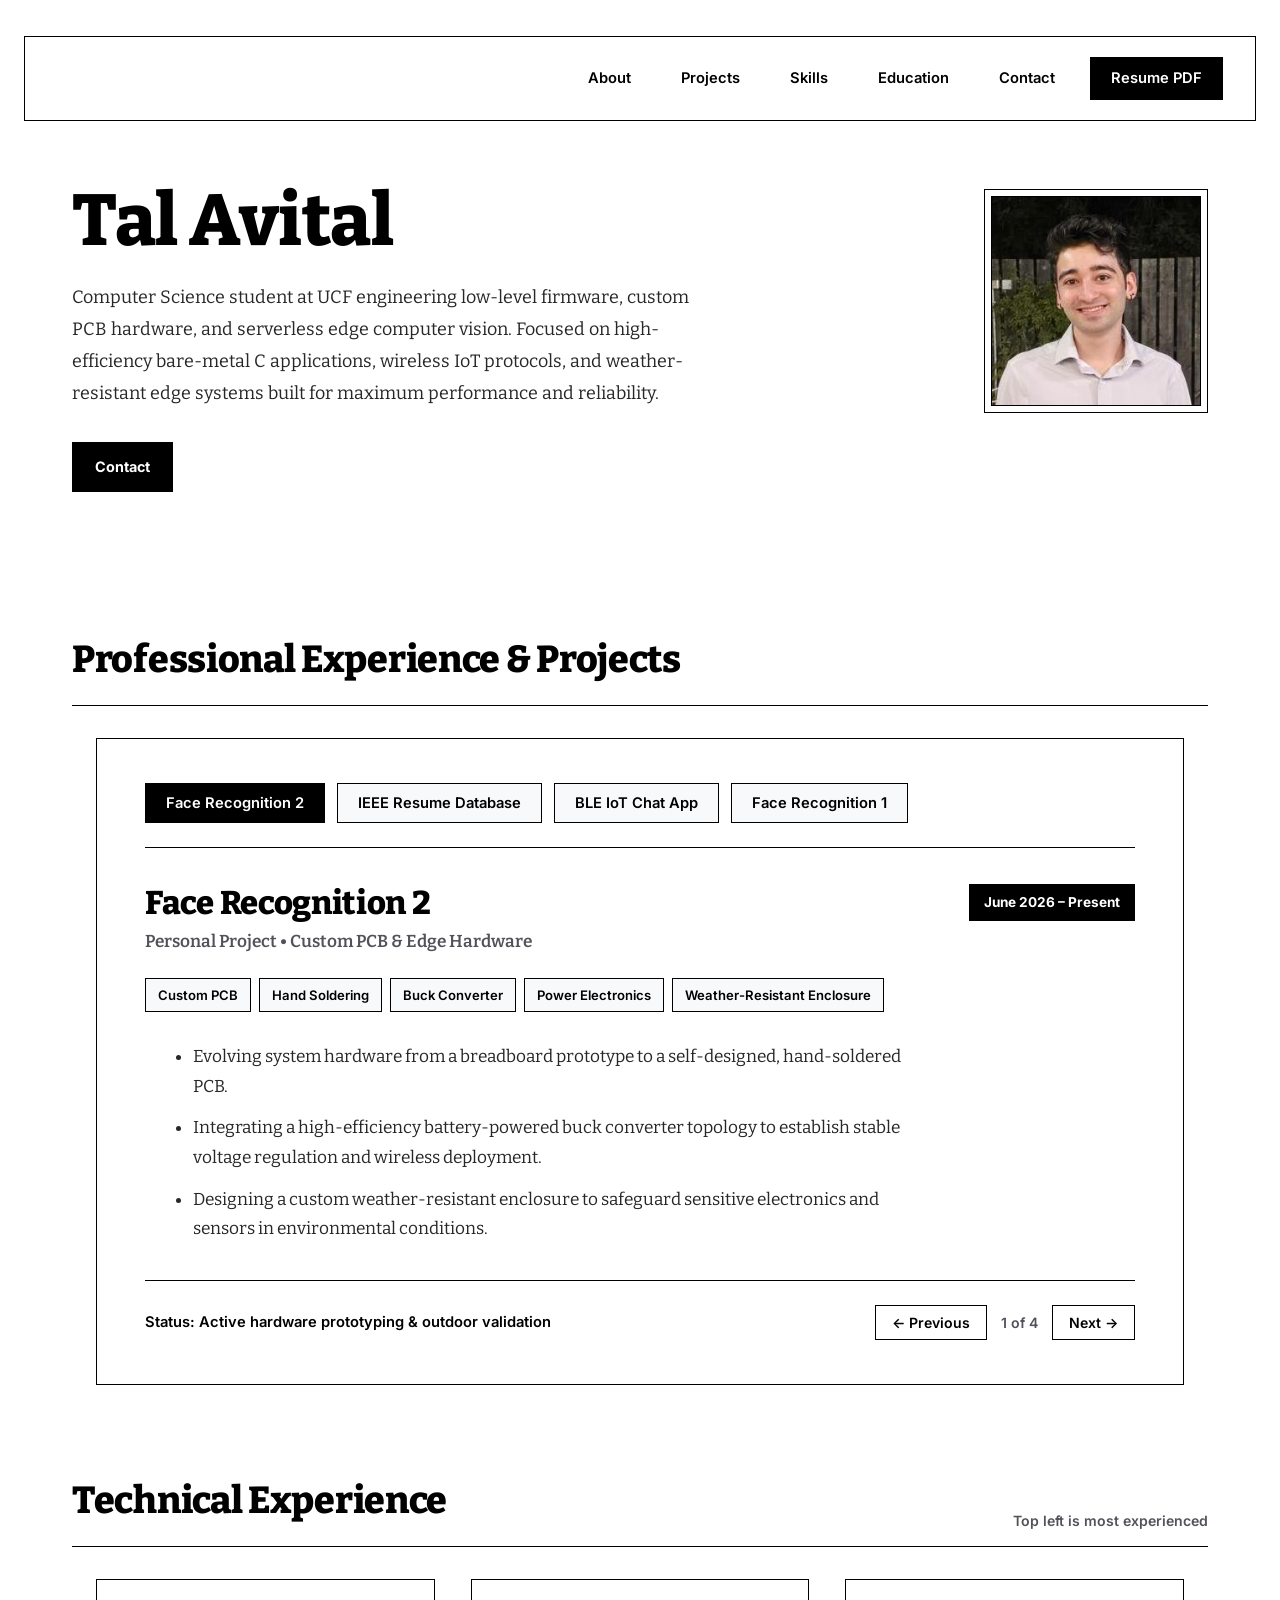
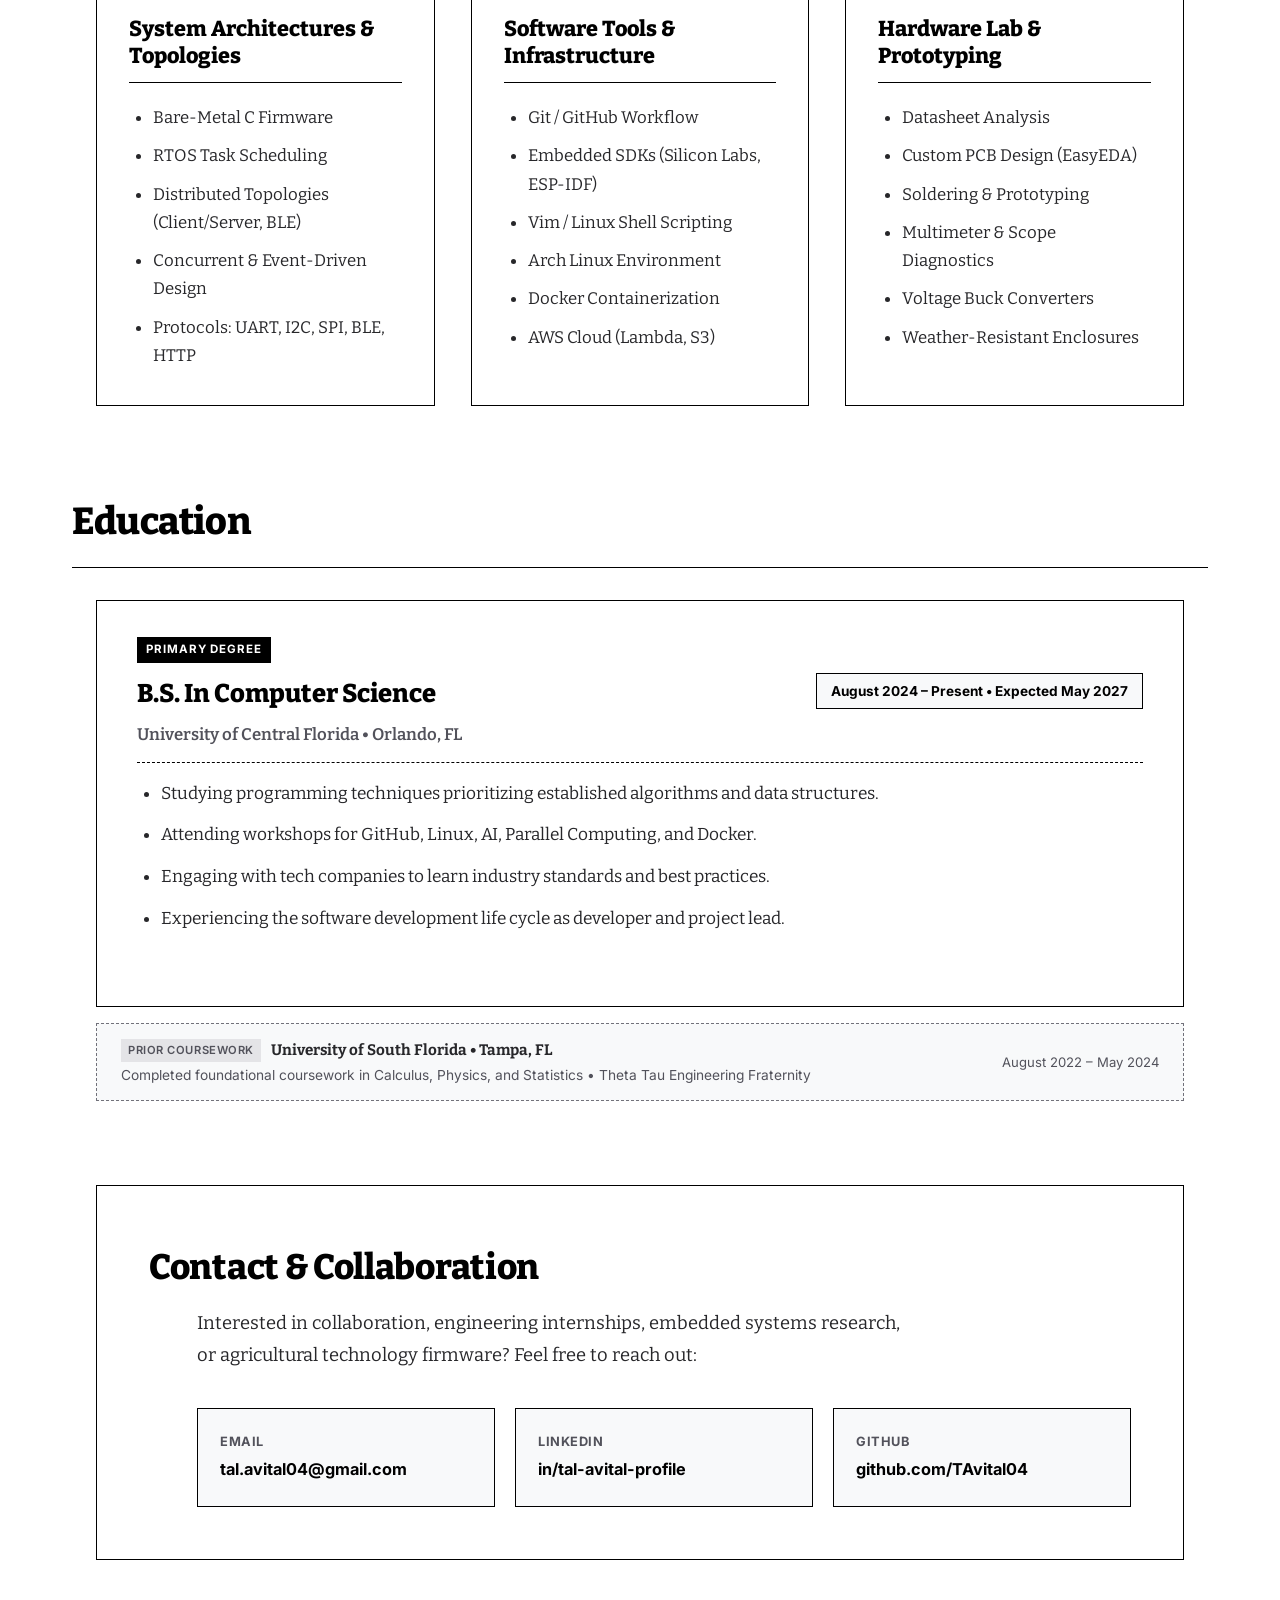
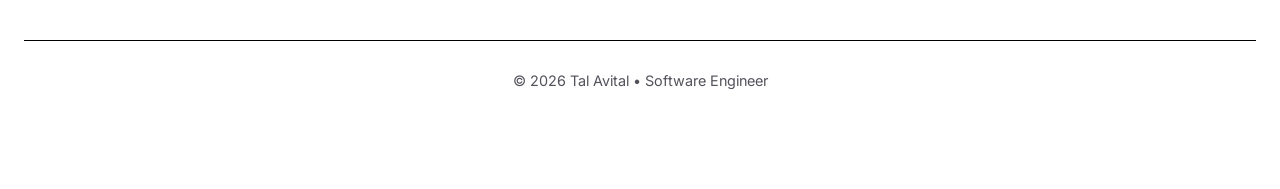
<file: index.html>
<!DOCTYPE html>
<html lang="en">

<head>
  <meta charset="UTF-8">
  <meta name="viewport" content="width=device-width, initial-scale=1.0">
  <title>Tal Avital | Software & Embedded Systems Engineer</title>
  <meta name="description"
    content="Portfolio of Tal Avital - Software Engineer specializing in embedded systems, custom hardware design, IoT, and high-reliability software.">
  <meta name="author" content="Tal Avital">

  <!-- Monogram SVG Favicon -->
  <link rel="icon" type="image/svg+xml"
    href="data:image/svg+xml,<svg xmlns='http://www.w3.org/2000/svg' viewBox='0 0 100 100'><rect width='100' height='100' fill='%23000000'/><text x='50' y='68' font-family='serif' font-size='56' font-weight='900' text-anchor='middle' fill='%23ffffff'>T</text></svg>">
  <link rel="shortcut icon" href="data:image/x-icon;," type="image/x-icon">

  <!-- Google Fonts: Bitter (Uniform Stroke-Width Serif) & Inter for UI -->
  <link rel="preconnect" href="https://fonts.googleapis.com">
  <link rel="preconnect" href="https://fonts.gstatic.com" crossorigin>
  <link
    href="https://fonts.googleapis.com/css2?family=Bitter:ital,wght@0,400;0,500;0,600;0,700;0,800;1,400&family=Inter:wght@400;500;600;700&display=swap"
    rel="stylesheet">

  <link rel="stylesheet" href="fierce.css">
</head>

<body>

  <div class="site-wrapper">
    <!-- Top Navigation Header -->
    <header class="site-header">
      <nav class="site-nav" aria-label="Main Navigation">
        <a href="#about">About</a>
        <a href="#projects">Projects</a>
        <a href="#skills">Skills</a>
        <a href="#education">Education</a>
        <a href="#contact">Contact</a>
        <a href="assets/Tal%20Avital%20Resume.pdf" download="Tal_Avital_Resume.pdf" class="nav-download-btn">Resume
          PDF</a>
      </nav>
    </header>

    <main>
      <!-- Hero Section -->
      <section class="hero-section" id="about">
        <div class="hero-grid">
          <div class="hero-main">
            <h1 class="hero-name">Tal Avital</h1>

            <p class="hero-summary">
              Computer Science student at UCF engineering low-level firmware, custom PCB hardware, and serverless edge
              computer vision. Focused on high-efficiency bare-metal C applications, wireless IoT protocols, and
              weather-resistant edge systems built for maximum performance and reliability.
            </p>

            <div class="hero-actions">
              <a href="#contact" class="btn-primary">Contact</a>
            </div>
          </div>

          <div class="hero-aside">
            <div class="photo-frame">
              <img src="assets/Cover_Photo.jpg" alt="Tal Avital" class="hero-portrait">
            </div>
          </div>
        </div>
      </section>

      <!-- Projects Section: Sleek Showcase -->
      <section class="section-block" id="projects">
        <div class="section-header-row">
          <div>
            <h2 class="section-heading">Professional Experience &amp; Projects</h2>
          </div>
        </div>

        <div class="showcase-wrapper">
          <!-- Project Selector Tabs -->
          <div class="project-pill-nav" role="tablist" aria-label="Project Selector">
            <button class="project-pill-btn active" role="tab" id="tab-0" aria-controls="proj-0" aria-selected="true">
              Face Recognition 2
            </button>
            <button class="project-pill-btn" role="tab" id="tab-1" aria-controls="proj-1" aria-selected="false">
              IEEE Resume Database
            </button>
            <button class="project-pill-btn" role="tab" id="tab-2" aria-controls="proj-2" aria-selected="false">
              BLE IoT Chat App
            </button>
            <button class="project-pill-btn" role="tab" id="tab-3" aria-controls="proj-3" aria-selected="false">
              Face Recognition 1
            </button>
          </div>

          <!-- Project 1 -->
          <article class="project-panel active" id="proj-0" role="tabpanel" aria-labelledby="tab-0">
            <div class="panel-header">
              <div class="panel-title-area">
                <h3 class="panel-title">Face Recognition 2</h3>
                <div class="panel-subtitle">Personal Project &bull; Custom PCB &amp; Edge Hardware</div>
              </div>
              <span class="panel-date">June 2026 – Present</span>
            </div>

            <div class="tag-row">
              <span class="tech-tag">Custom PCB</span>
              <span class="tech-tag">Hand Soldering</span>
              <span class="tech-tag">Buck Converter</span>
              <span class="tech-tag">Power Electronics</span>
              <span class="tech-tag">Weather-Resistant Enclosure</span>
            </div>

            <ul class="bullet-list">
              <li>Evolving system hardware from a breadboard prototype to a self-designed, hand-soldered PCB.</li>
              <li>Integrating a high-efficiency battery-powered buck converter topology to establish stable voltage
                regulation and wireless deployment.</li>
              <li>Designing a custom weather-resistant enclosure to safeguard sensitive electronics and sensors in
                environmental conditions.</li>
            </ul>

            <div class="panel-footer">
              <div class="panel-meta-note">Status: Active hardware prototyping &amp; outdoor validation</div>
              <div class="panel-controls">
                <button type="button" class="ctrl-btn" id="prevProjectBtn">&larr; Previous</button>
                <span class="ctrl-count" id="projectCounter">1 of 4</span>
                <button type="button" class="ctrl-btn" id="nextProjectBtn">Next &rarr;</button>
              </div>
            </div>
          </article>

          <!-- Project 2 -->
          <article class="project-panel" id="proj-1" role="tabpanel" aria-labelledby="tab-1">
            <div class="panel-header">
              <div class="panel-title-area">
                <h3 class="panel-title">Member Resume Database Project Lead</h3>
                <div class="panel-subtitle">IEEE, UCF &bull; Orlando, FL</div>
              </div>
              <span class="panel-date">September 2025 – Present</span>
            </div>

            <div class="tag-row">
              <span class="tech-tag">Technical Leadership</span>
              <span class="tech-tag">Frontend Architecture</span>
              <span class="tech-tag">Database Schema</span>
              <span class="tech-tag">UI/UX Discovery</span>
            </div>

            <ul class="bullet-list">
              <li>Leading full-stack frontend initiatives for a talent acquisition directory serving IEEE UCF student
                members.</li>
              <li>Partnering with IEEE UCF Outreach and Professional Development committees to map target audience
                requirements and define data scopes.</li>
              <li>Spearheading discovery feedback from students, recruiters, and employers to continuously refine
                directory performance and UI/UX.</li>
            </ul>

            <div class="panel-footer">
              <div class="panel-meta-note">Role: Lead Developer &amp; Project Lead</div>
              <div class="panel-controls">
                <button type="button" class="ctrl-btn"
                  onclick="document.getElementById('prevProjectBtn').click()">&larr; Previous</button>
                <span class="ctrl-count">2 of 4</span>
                <button type="button" class="ctrl-btn" onclick="document.getElementById('nextProjectBtn').click()">Next
                  &rarr;</button>
              </div>
            </div>
          </article>

          <!-- Project 3 -->
          <article class="project-panel" id="proj-2" role="tabpanel" aria-labelledby="tab-2">
            <div class="panel-header">
              <div class="panel-title-area">
                <h3 class="panel-title">Bluetooth Low-Energy Chat App</h3>
                <div class="panel-subtitle">EEL 4932 - Internet of Things, UCF &bull; Orlando, FL</div>
              </div>
              <span class="panel-date">March 2026 – April 2026</span>
            </div>

            <div class="tag-row">
              <span class="tech-tag">Silicon Labs SDK</span>
              <span class="tech-tag">BLE Stack</span>
              <span class="tech-tag">UART Drivers</span>
              <span class="tech-tag">Terminal UI</span>
              <span class="tech-tag">RSSI Metrics</span>
            </div>

            <ul class="bullet-list">
              <li>Engineered a Bluetooth Low Energy (BLE) wireless chat network using Silicon Labs’ SDK.</li>
              <li>Implemented custom UART communication drivers to transfer data between microcontrollers and host
                computers.</li>
              <li>Developed a terminal user interface to handle configuration states, connection approvals, and user
                inputs.</li>
              <li>Utilized RSSI signal measurements to reliably trigger alerts when signal degradation crosses critical
                thresholds.</li>
              <li>Routed low-level Bluetooth stack events to automate cycle states without thread blocking.</li>
            </ul>

            <div class="panel-footer">
              <div class="panel-meta-note">Scope: Low-Level Wireless Networking &amp; Drivers</div>
              <div class="panel-controls">
                <button type="button" class="ctrl-btn"
                  onclick="document.getElementById('prevProjectBtn').click()">&larr; Previous</button>
                <span class="ctrl-count">3 of 4</span>
                <button type="button" class="ctrl-btn" onclick="document.getElementById('nextProjectBtn').click()">Next
                  &rarr;</button>
              </div>
            </div>
          </article>

          <!-- Project 4 -->
          <article class="project-panel" id="proj-3" role="tabpanel" aria-labelledby="tab-3">
            <div class="panel-header">
              <div class="panel-title-area">
                <h3 class="panel-title">Face Recognition 1</h3>
                <div class="panel-subtitle">Personal Project &bull; ESP32-CAM &amp; Cloud Pipeline</div>
              </div>
              <span class="panel-date">December 2024 – January 2025</span>
            </div>

            <div class="tag-row">
              <span class="tech-tag">ESP32-CAM</span>
              <span class="tech-tag">AWS Lambda</span>
              <span class="tech-tag">Docker</span>
              <span class="tech-tag">Computer Vision</span>
              <span class="tech-tag">REST API</span>
            </div>

            <ul class="bullet-list">
              <li>Engineered a facial verification system to validate image captures against a whitelist database.</li>
              <li>Deployed an ESP32-CAM microcontroller to capture and offload raw JPEG binaries to an AWS Lambda HTTP
                endpoint.</li>
              <li>Architected a serverless cloud pipeline for computer vision processing, offloading heavy processing
                from edge devices.</li>
              <li>Leveraged Docker to replicate the Amazon Linux environment on a Windows host to cross-compile
                dependencies.</li>
            </ul>

            <div class="panel-footer">
              <div>
                <a href="https://github.com/TAvital04/Facial-Recognition-Project" target="_blank"
                  rel="noopener noreferrer" class="link-inline">
                  GitHub Repository &rarr;
                </a>
              </div>
              <div class="panel-controls">
                <button type="button" class="ctrl-btn"
                  onclick="document.getElementById('prevProjectBtn').click()">&larr; Previous</button>
                <span class="ctrl-count">4 of 4</span>
                <button type="button" class="ctrl-btn" onclick="document.getElementById('nextProjectBtn').click()">Next
                  &rarr;</button>
              </div>
            </div>
          </article>
        </div>
      </section>

      <!-- Technical Skills Section: 3-Column Layout -->
      <section class="section-block" id="skills">
        <div class="section-header-row">
          <div>
            <h2 class="section-heading">Technical Experience</h2>
          </div>
          <span class="section-guide-note">Top left is most experienced</span>
        </div>

        <div class="skills-tri-layout">
          <div class="skill-column">
            <h3 class="skill-title">System Architectures &amp; Topologies</h3>
            <ul class="skill-tags-list">
              <li>Bare-Metal C Firmware</li>
              <li>RTOS Task Scheduling</li>
              <li>Distributed Topologies (Client/Server, BLE)</li>
              <li>Concurrent &amp; Event-Driven Design</li>
              <li>Protocols: UART, I2C, SPI, BLE, HTTP</li>
            </ul>
          </div>

          <div class="skill-column">
            <h3 class="skill-title">Software Tools &amp; Infrastructure</h3>
            <ul class="skill-tags-list">
              <li>Git / GitHub Workflow</li>
              <li>Embedded SDKs (Silicon Labs, ESP-IDF)</li>
              <li>Vim / Linux Shell Scripting</li>
              <li>Arch Linux Environment</li>
              <li>Docker Containerization</li>
              <li>AWS Cloud (Lambda, S3)</li>
            </ul>
          </div>

          <div class="skill-column">
            <h3 class="skill-title">Hardware Lab &amp; Prototyping</h3>
            <ul class="skill-tags-list">
              <li>Datasheet Analysis</li>
              <li>Custom PCB Design (EasyEDA)</li>
              <li>Soldering &amp; Prototyping</li>
              <li>Multimeter &amp; Scope Diagnostics</li>
              <li>Voltage Buck Converters</li>
              <li>Weather-Resistant Enclosures</li>
            </ul>
          </div>
        </div>
      </section>

      <!-- Education Section: 2-Column Split -->
      <section class="section-block" id="education">
        <div class="section-header-row">
          <div>
            <h2 class="section-heading">Education</h2>
          </div>
        </div>

        <div class="edu-stack-layout">
          <!-- Primary Education: University of Central Florida -->
          <div class="edu-primary-card">
            <span class="edu-badge">Primary Degree</span>
            <div class="edu-card-top">
              <div>
                <h3 class="edu-role-title">B.S. In Computer Science</h3>
                <div class="edu-institution">University of Central Florida &bull; Orlando, FL</div>
              </div>
              <div class="edu-timeline-badge">August 2024 – Present &bull; Expected May 2027</div>
            </div>

            <ul class="bullet-list">
              <li>Studying programming techniques prioritizing established algorithms and data structures.</li>
              <li>Attending workshops for GitHub, Linux, AI, Parallel Computing, and Docker.</li>
              <li>Engaging with tech companies to learn industry standards and best practices.</li>
              <li>Experiencing the software development life cycle as developer and project lead.</li>
            </ul>
          </div>

          <!-- Subordinate / Prior Coursework: University of South Florida -->
          <div class="edu-secondary-card">
            <div class="edu-sec-main">
              <div class="edu-sec-header">
                <span class="edu-sec-tag">Prior Coursework</span>
                <span class="edu-sec-school">University of South Florida &bull; Tampa, FL</span>
              </div>
              <p class="edu-sec-details">
                Completed foundational coursework in Calculus, Physics, and Statistics &bull; Theta Tau Engineering
                Fraternity
              </p>
            </div>
            <span class="edu-sec-dates">August 2022 – May 2024</span>
          </div>
        </div>
      </section>

      <!-- Contact Section -->
      <section class="contact-section" id="contact">
        <div class="contact-inner">
          <h2 class="contact-heading">Contact &amp; Collaboration</h2>
          <p class="contact-desc">
            Interested in collaboration, engineering internships, embedded systems research, or agricultural technology
            firmware? Feel free to reach out:
          </p>

          <div class="contact-chips-row">
            <div class="contact-chip">
              <span class="chip-label">Email</span>
              <a href="mailto:tal.avital04@gmail.com" class="chip-val">tal.avital04@gmail.com</a>
            </div>

            <div class="contact-chip">
              <span class="chip-label">LinkedIn</span>
              <a href="https://linkedin.com/in/tal-avital-profile" target="_blank" rel="noopener noreferrer"
                class="chip-val">in/tal-avital-profile</a>
            </div>

            <div class="contact-chip">
              <span class="chip-label">GitHub</span>
              <a href="https://github.com/TAvital04" target="_blank" rel="noopener noreferrer"
                class="chip-val">github.com/TAvital04</a>
            </div>
          </div>
        </div>
      </section>
    </main>

    <!-- Footer -->
    <footer class="site-footer">
      <div>&copy; 2026 Tal Avital &bull; Software Engineer</div>
    </footer>
  </div>

  <script src="fierce.js"></script>
</body>

</html>
</file>
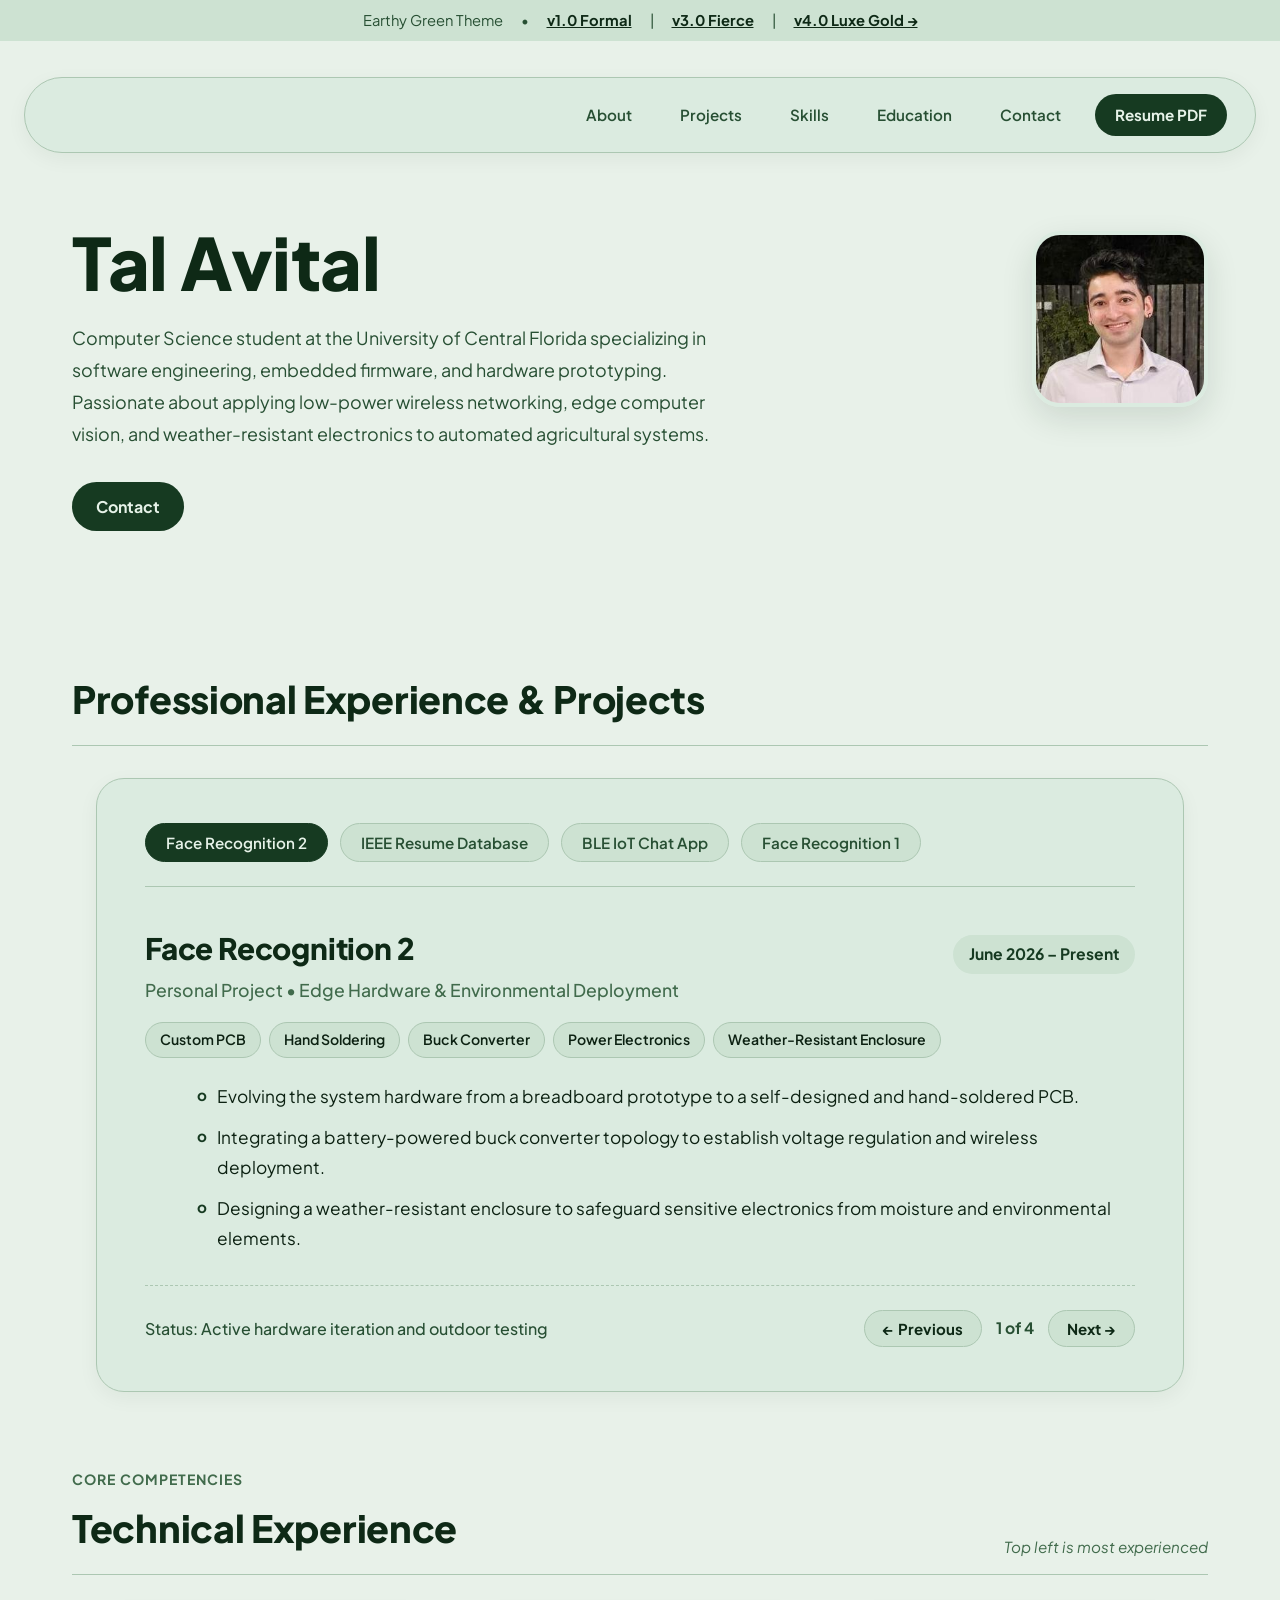
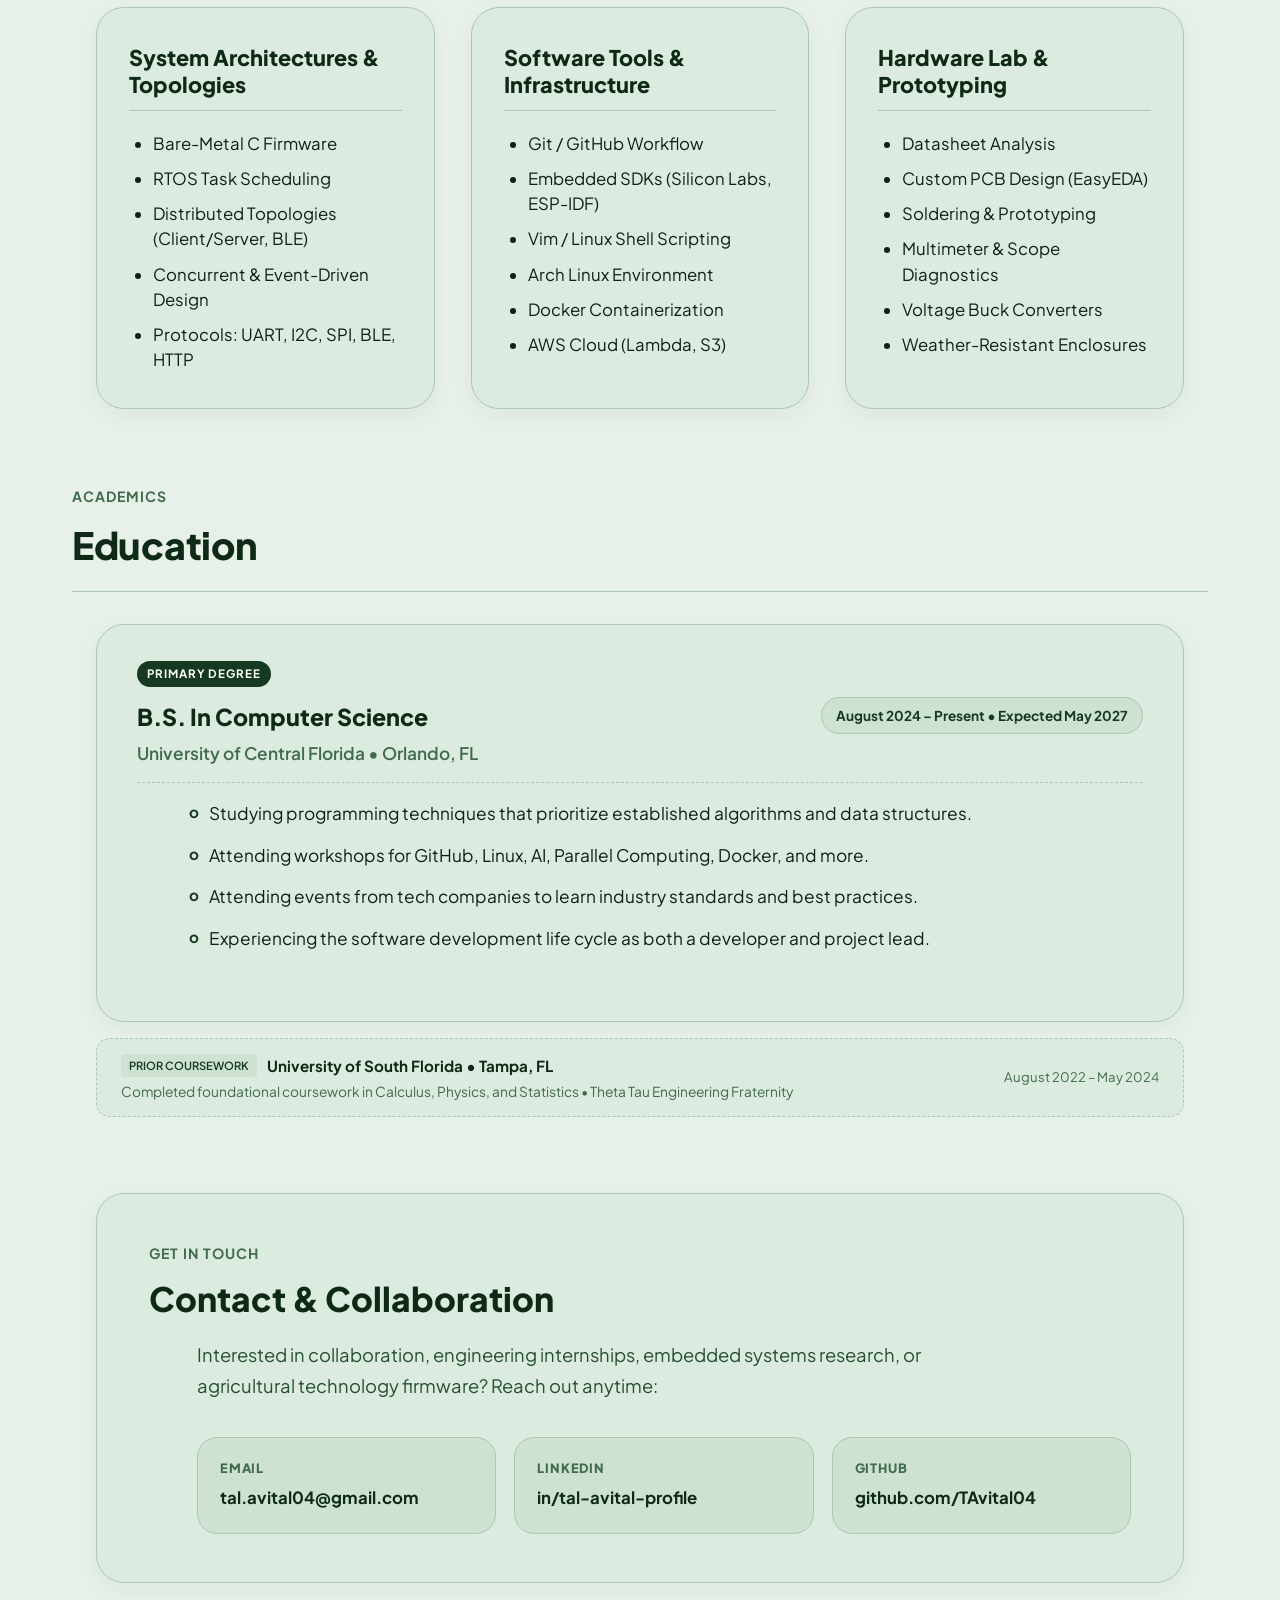
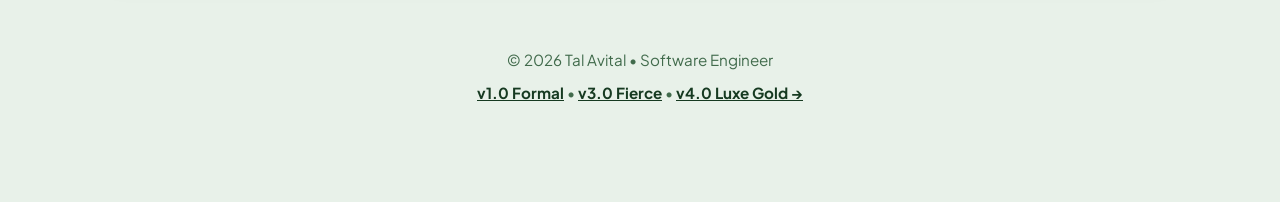
<file: casual.html>
<!DOCTYPE html>
<html lang="en">
<head>
  <meta charset="UTF-8">
  <meta name="viewport" content="width=device-width, initial-scale=1.0">
  <title>Tal Avital | Software Engineer & Agricultural Technology</title>
  <meta name="description" content="Portfolio of Tal Avital - Software Engineer specializing in embedded software, IoT systems, and agricultural technology.">
  <meta name="author" content="Tal Avital">
  
  <link rel="icon" type="image/svg+xml" href="data:image/svg+xml,<svg xmlns='http://www.w3.org/2000/svg' viewBox='0 0 100 100'><rect width='100' height='100' rx='25' fill='%23193c24'/><text x='50' y='68' font-family='sans-serif' font-size='56' font-weight='bold' text-anchor='middle' fill='%23d8eadb'>T</text></svg>">
  <link rel="stylesheet" href="casual.css">
</head>
<body>

  <!-- Minimal Top Version Switcher -->
  <aside class="version-banner">
    <span>Earthy Green Theme</span>
    <span style="margin: 0 6px;">&bull;</span>
    <a href="formal.html">v1.0 Formal</a>
    <span style="margin: 0 6px;">|</span>
    <a href="fierce.html">v3.0 Fierce</a>
    <span style="margin: 0 6px;">|</span>
    <a href="gilded.html">v4.0 Luxe Gold &rarr;</a>
  </aside>

  <div class="site-wrapper">
    <!-- Top Navigation -->
    <header class="site-header">
      <nav class="site-nav" aria-label="Main Navigation">
        <a href="#about">About</a>
        <a href="#experience">Projects</a>
        <a href="#skills">Skills</a>
        <a href="#education">Education</a>
        <a href="#contact">Contact</a>
        <a href="assets/Tal%20Avital%20Resume.pdf" download="Tal_Avital_Resume.pdf" class="nav-download-btn">Resume PDF</a>
      </nav>
    </header>

    <main>
      <!-- Hero Section: Downward-Tapering Hierarchy & Plumb Alignment -->
      <section class="hero-section" id="about">
        <div class="hero-grid">
          <div class="hero-main">
            <h1 class="hero-name">Tal Avital</h1>
            
            <p class="hero-summary">
              Computer Science student at the University of Central Florida specializing in software engineering, embedded firmware, and hardware prototyping. Passionate about applying low-power wireless networking, edge computer vision, and weather-resistant electronics to automated agricultural systems.
            </p>

            <div class="hero-actions">
              <a href="#contact" class="btn-primary">Contact</a>
            </div>
          </div>

          <div class="hero-aside">
            <div class="photo-frame">
              <img src="assets/Cover_Photo.jpg" alt="Tal Avital" class="hero-portrait">
            </div>
          </div>
        </div>
      </section>

      <!-- Projects Section: Sleek Single-Project Showcase -->
      <section class="section-block" id="experience">
        <div class="section-header-row">
          <div>
            <h2 class="section-heading">Professional Experience &amp; Projects</h2>
          </div>
        </div>

        <div class="showcase-wrapper">
          <!-- Interactive Selector Tabs -->
          <div class="project-pill-nav" role="tablist">
            <button class="project-pill-btn active" role="tab" id="tab-0" aria-controls="proj-0" aria-selected="true">
              Face Recognition 2
            </button>
            <button class="project-pill-btn" role="tab" id="tab-1" aria-controls="proj-1" aria-selected="false">
              IEEE Resume Database
            </button>
            <button class="project-pill-btn" role="tab" id="tab-2" aria-controls="proj-2" aria-selected="false">
              BLE IoT Chat App
            </button>
            <button class="project-pill-btn" role="tab" id="tab-3" aria-controls="proj-3" aria-selected="false">
              Face Recognition 1
            </button>
          </div>

          <!-- Project 1 -->
          <article class="project-panel active" id="proj-0" role="tabpanel" aria-labelledby="tab-0">
            <div class="panel-header">
              <div class="panel-title-area">
                <h3 class="panel-title">Face Recognition 2</h3>
                <div class="panel-subtitle">Personal Project &bull; Edge Hardware &amp; Environmental Deployment</div>
              </div>
              <span class="panel-date">June 2026 – Present</span>
            </div>

            <div class="tag-row">
              <span class="tech-tag">Custom PCB</span>
              <span class="tech-tag">Hand Soldering</span>
              <span class="tech-tag">Buck Converter</span>
              <span class="tech-tag">Power Electronics</span>
              <span class="tech-tag">Weather-Resistant Enclosure</span>
            </div>

            <ul class="bullet-list">
              <li>Evolving the system hardware from a breadboard prototype to a self-designed and hand-soldered PCB.</li>
              <li>Integrating a battery-powered buck converter topology to establish voltage regulation and wireless deployment.</li>
              <li>Designing a weather-resistant enclosure to safeguard sensitive electronics from moisture and environmental elements.</li>
            </ul>

            <div class="panel-footer">
              <div class="panel-meta-note">Status: Active hardware iteration and outdoor testing</div>
              <div class="panel-controls">
                <button type="button" class="ctrl-btn" id="prevProjectBtn">&larr; Previous</button>
                <span class="ctrl-count" id="projectCounter">1 of 4</span>
                <button type="button" class="ctrl-btn" id="nextProjectBtn">Next &rarr;</button>
              </div>
            </div>
          </article>

          <!-- Project 2 -->
          <article class="project-panel" id="proj-1" role="tabpanel" aria-labelledby="tab-1">
            <div class="panel-header">
              <div class="panel-title-area">
                <h3 class="panel-title">Member Resume Database Project Lead</h3>
                <div class="panel-subtitle">IEEE, UCF &bull; Orlando, FL</div>
              </div>
              <span class="panel-date">September 2025 – Present</span>
            </div>

            <div class="tag-row">
              <span class="tech-tag">Leadership</span>
              <span class="tech-tag">Frontend Architecture</span>
              <span class="tech-tag">Database Schema</span>
              <span class="tech-tag">UI/UX Discovery</span>
            </div>

            <ul class="bullet-list">
              <li>Leading the initiative for a front end that streamlines talent acquisition through IEEE UCF.</li>
              <li>Collaborating with IEEE UCF Outreach and Professional Development committees to map target audience requirements, define administrative data scopes, and align database fields with student profiles.</li>
              <li>Spearheading product discovery and user outreach by gathering feedback from students, university employers, and technical recruiters to continuously refine directory UI/UX.</li>
            </ul>

            <div class="panel-footer">
              <div class="panel-meta-note">Role: Lead Developer &amp; Outreach Lead</div>
              <div class="panel-controls">
                <button type="button" class="ctrl-btn" onclick="document.getElementById('prevProjectBtn').click()">&larr; Previous</button>
                <span class="ctrl-count">2 of 4</span>
                <button type="button" class="ctrl-btn" onclick="document.getElementById('nextProjectBtn').click()">Next &rarr;</button>
              </div>
            </div>
          </article>

          <!-- Project 3 -->
          <article class="project-panel" id="proj-2" role="tabpanel" aria-labelledby="tab-2">
            <div class="panel-header">
              <div class="panel-title-area">
                <h3 class="panel-title">Bluetooth Low-Energy Chat App</h3>
                <div class="panel-subtitle">EEL 4932 - Internet of Things, UCF &bull; Orlando, FL</div>
              </div>
              <span class="panel-date">March 2026 – April 2026</span>
            </div>

            <div class="tag-row">
              <span class="tech-tag">Silicon Labs SDK</span>
              <span class="tech-tag">BLE Stack</span>
              <span class="tech-tag">UART Drivers</span>
              <span class="tech-tag">Terminal UI</span>
              <span class="tech-tag">RSSI Metrics</span>
            </div>

            <ul class="bullet-list">
              <li>Engineered a Bluetooth Low Energy (BLE) wireless chat network using Silicon Labs’ SDK.</li>
              <li>Implemented UART communication drivers to transfer data between a microcontroller and a host computer.</li>
              <li>Designed a terminal user interface to handle configuration states, device discovery, connection approvals, and user input.</li>
              <li>Utilized RSSI measurements to reliably trigger system alerts when signal degradation crosses critical thresholds.</li>
              <li>Routed low-level Bluetooth stack events that automate the program cycle.</li>
            </ul>

            <div class="panel-footer">
              <div class="panel-meta-note">Coursework: Internet of Things Systems</div>
              <div class="panel-controls">
                <button type="button" class="ctrl-btn" onclick="document.getElementById('prevProjectBtn').click()">&larr; Previous</button>
                <span class="ctrl-count">3 of 4</span>
                <button type="button" class="ctrl-btn" onclick="document.getElementById('nextProjectBtn').click()">Next &rarr;</button>
              </div>
            </div>
          </article>

          <!-- Project 4 -->
          <article class="project-panel" id="proj-3" role="tabpanel" aria-labelledby="tab-3">
            <div class="panel-header">
              <div class="panel-title-area">
                <h3 class="panel-title">Face Recognition 1</h3>
                <div class="panel-subtitle">Personal Project &bull; Edge AI &amp; Serverless Pipeline</div>
              </div>
              <span class="panel-date">December 2024 – January 2025</span>
            </div>

            <div class="tag-row">
              <span class="tech-tag">ESP32-CAM</span>
              <span class="tech-tag">AWS Lambda</span>
              <span class="tech-tag">Docker</span>
              <span class="tech-tag">Computer Vision</span>
            </div>

            <ul class="bullet-list">
              <li>Engineered a facial verification system to validate image captures against a whitelist database.</li>
              <li>Deployed an ESP32-CAM microcontroller to capture and offload raw JPEG binaries to an AWS Lambda HTTP endpoint.</li>
              <li>Architected an AWS cloud pipeline for computer vision processing, offloading intense AI algorithms from the edge device.</li>
              <li>Leveraged Docker to replicate the Amazon Linux environment on a Windows host to cross-compile the OS-specific dependencies.</li>
            </ul>

            <div class="panel-footer">
              <div>
                <a href="https://github.com/TAvital04/Facial-Recognition-Project" target="_blank" rel="noopener noreferrer" class="link-inline">
                  GitHub Repository &rarr;
                </a>
              </div>
              <div class="panel-controls">
                <button type="button" class="ctrl-btn" onclick="document.getElementById('prevProjectBtn').click()">&larr; Previous</button>
                <span class="ctrl-count">4 of 4</span>
                <button type="button" class="ctrl-btn" onclick="document.getElementById('nextProjectBtn').click()">Next &rarr;</button>
              </div>
            </div>
          </article>
        </div>
      </section>

      <!-- Technical Skills Section: Unboxed, Airy 3-Column Layout -->
      <section class="section-block" id="skills">
        <div class="section-header-row">
          <div>
            <span class="section-kicker">Core Competencies</span>
            <h2 class="section-heading">Technical Experience</h2>
          </div>
          <span class="section-guide-note">Top left is most experienced</span>
        </div>

        <div class="skills-tri-layout">
          <div class="skill-column">
            <h3 class="skill-title">System Architectures &amp; Topologies</h3>
            <ul class="skill-tags-list">
              <li>Bare-Metal C Firmware</li>
              <li>RTOS Task Scheduling</li>
              <li>Distributed Topologies (Client/Server, BLE)</li>
              <li>Concurrent &amp; Event-Driven Design</li>
              <li>Protocols: UART, I2C, SPI, BLE, HTTP</li>
            </ul>
          </div>

          <div class="skill-column">
            <h3 class="skill-title">Software Tools &amp; Infrastructure</h3>
            <ul class="skill-tags-list">
              <li>Git / GitHub Workflow</li>
              <li>Embedded SDKs (Silicon Labs, ESP-IDF)</li>
              <li>Vim / Linux Shell Scripting</li>
              <li>Arch Linux Environment</li>
              <li>Docker Containerization</li>
              <li>AWS Cloud (Lambda, S3)</li>
            </ul>
          </div>

          <div class="skill-column">
            <h3 class="skill-title">Hardware Lab &amp; Prototyping</h3>
            <ul class="skill-tags-list">
              <li>Datasheet Analysis</li>
              <li>Custom PCB Design (EasyEDA)</li>
              <li>Soldering &amp; Prototyping</li>
              <li>Multimeter &amp; Scope Diagnostics</li>
              <li>Voltage Buck Converters</li>
              <li>Weather-Resistant Enclosures</li>
            </ul>
          </div>
        </div>
      </section>

      <!-- Education Section: Elegant 2-Column Split -->
      <section class="section-block" id="education">
        <div class="section-header-row">
          <div>
            <span class="section-kicker">Academics</span>
            <h2 class="section-heading">Education</h2>
          </div>
        </div>

        <div class="edu-stack-layout">
          <!-- Primary Education: University of Central Florida -->
          <div class="edu-primary-card">
            <span class="edu-badge">Primary Degree</span>
            <div class="edu-card-top">
              <div>
                <h3 class="edu-role-title">B.S. In Computer Science</h3>
                <div class="edu-institution">University of Central Florida &bull; Orlando, FL</div>
              </div>
              <div class="edu-timeline-badge">August 2024 – Present &bull; Expected May 2027</div>
            </div>
            
            <ul class="bullet-list">
              <li>Studying programming techniques that prioritize established algorithms and data structures.</li>
              <li>Attending workshops for GitHub, Linux, AI, Parallel Computing, Docker, and more.</li>
              <li>Attending events from tech companies to learn industry standards and best practices.</li>
              <li>Experiencing the software development life cycle as both a developer and project lead.</li>
            </ul>
          </div>

          <!-- Subordinate / Prior Coursework: University of South Florida -->
          <div class="edu-secondary-card">
            <div class="edu-sec-main">
              <div class="edu-sec-header">
                <span class="edu-sec-tag">Prior Coursework</span>
                <span class="edu-sec-school">University of South Florida &bull; Tampa, FL</span>
              </div>
              <p class="edu-sec-details">
                Completed foundational coursework in Calculus, Physics, and Statistics &bull; Theta Tau Engineering Fraternity
              </p>
            </div>
            <span class="edu-sec-dates">August 2022 – May 2024</span>
          </div>
        </div>
      </section>

      <!-- Contact Section: Relaxed and Clean -->
      <section class="contact-section" id="contact">
        <div class="contact-inner">
          <span class="section-kicker">Get in Touch</span>
          <h2 class="contact-heading">Contact &amp; Collaboration</h2>
          <p class="contact-desc">
            Interested in collaboration, engineering internships, embedded systems research, or agricultural technology firmware? Reach out anytime:
          </p>

          <div class="contact-chips-row">
            <div class="contact-chip">
              <span class="chip-label">Email</span>
              <a href="mailto:tal.avital04@gmail.com" class="chip-val">tal.avital04@gmail.com</a>
            </div>
            <div class="contact-chip">
              <span class="chip-label">LinkedIn</span>
              <a href="https://linkedin.com/in/tal-avital-profile" target="_blank" rel="noopener noreferrer" class="chip-val">in/tal-avital-profile</a>
            </div>
            <div class="contact-chip">
              <span class="chip-label">GitHub</span>
              <a href="https://github.com/TAvital04" target="_blank" rel="noopener noreferrer" class="chip-val">github.com/TAvital04</a>
            </div>
          </div>
        </div>
      </section>
    </main>

    <!-- Footer -->
    <footer class="site-footer">
      <div>&copy; 2026 Tal Avital &bull; Software Engineer</div>
      <div class="footer-alt-link">
        <a href="formal.html">v1.0 Formal</a> &bull; 
        <a href="fierce.html">v3.0 Fierce</a> &bull; 
        <a href="gilded.html">v4.0 Luxe Gold &rarr;</a>
      </div>
    </footer>
  </div>

  <script src="casual.js"></script>
</body>
</html>
</file>
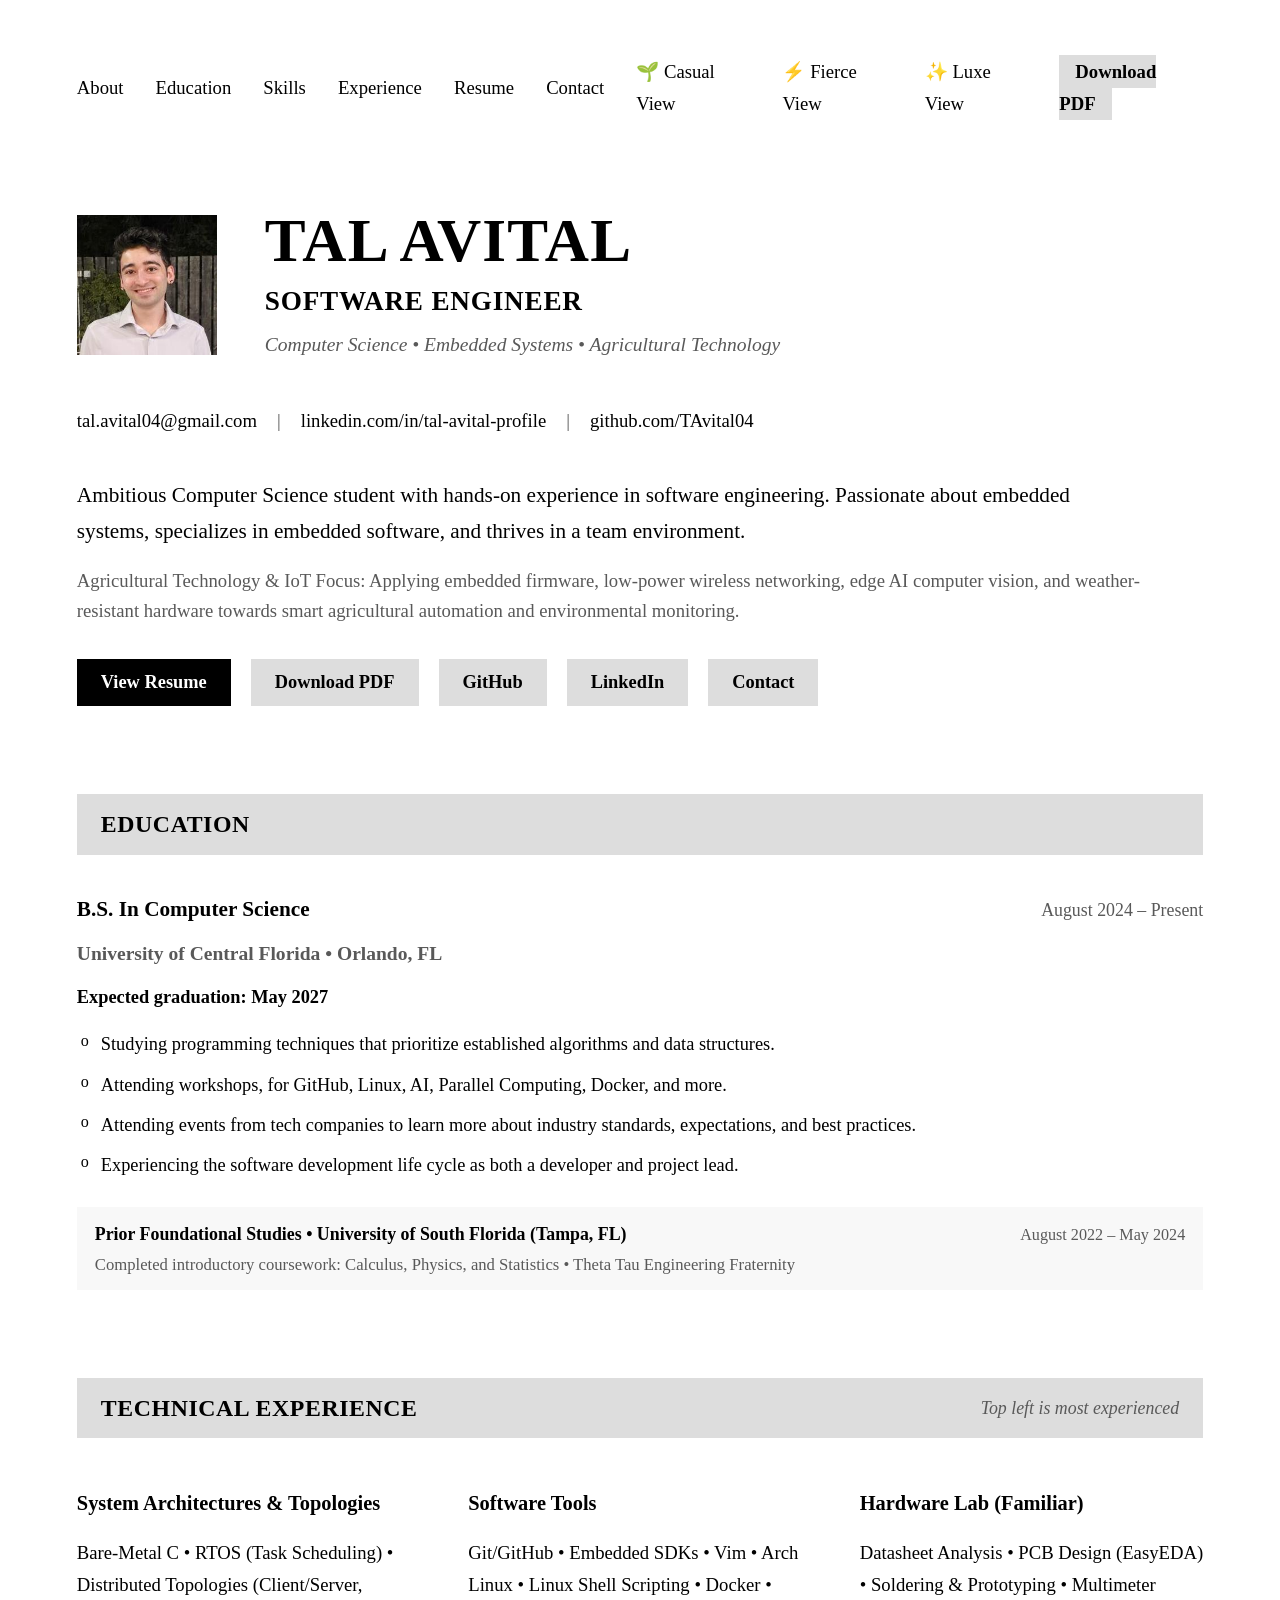
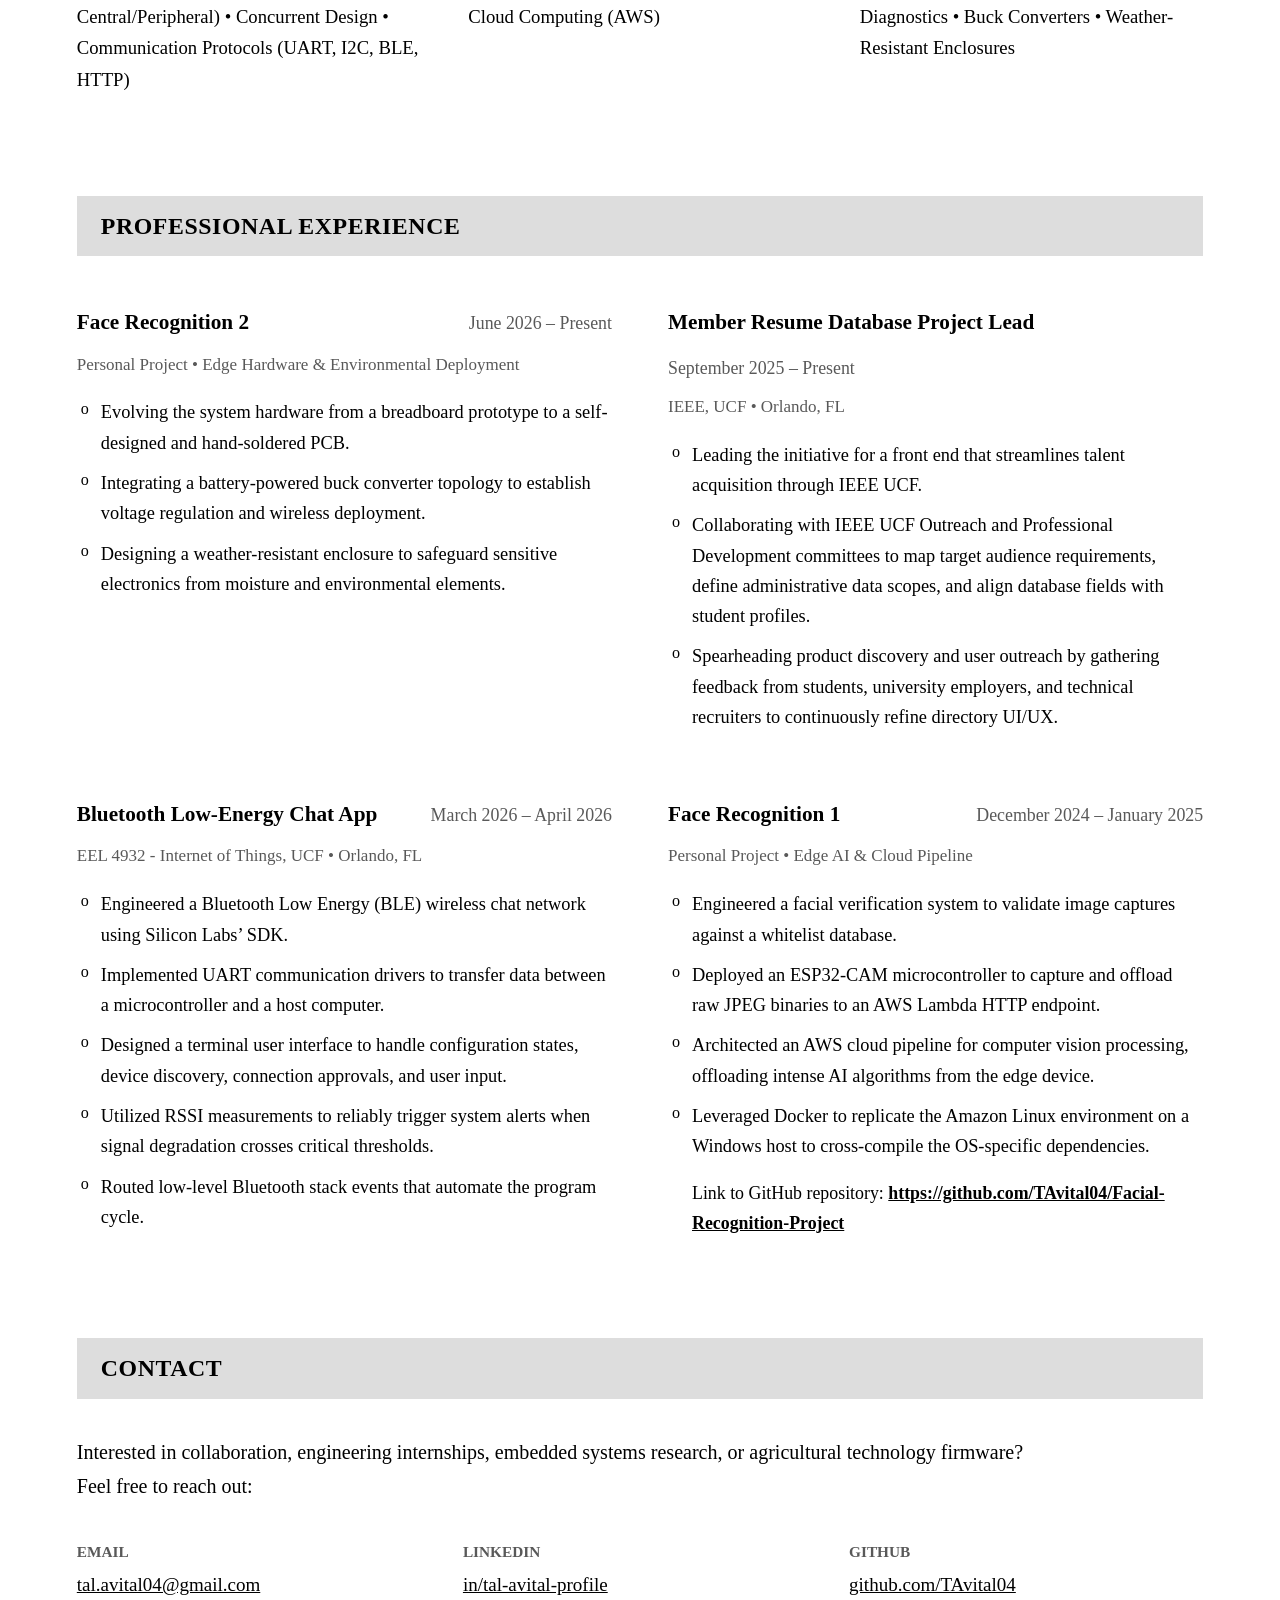
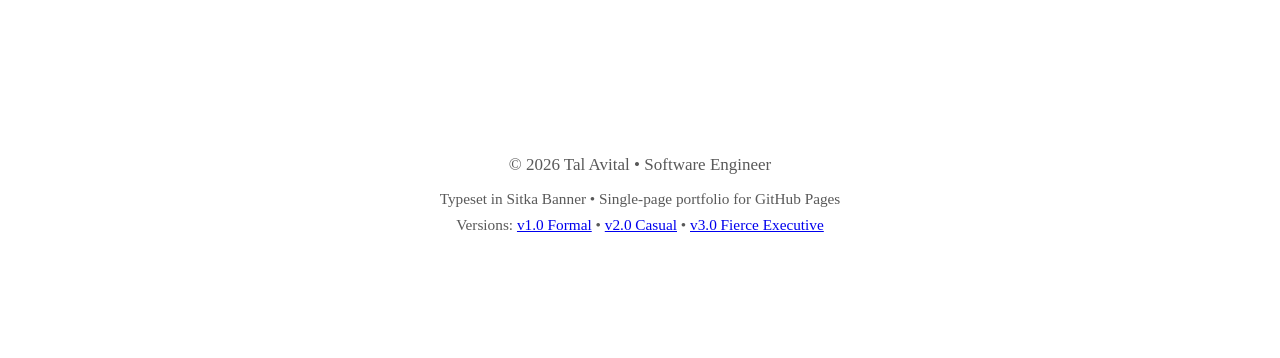
<file: formal.html>
<!DOCTYPE html>
<html lang="en">
<head>
  <meta charset="UTF-8">
  <meta name="viewport" content="width=device-width, initial-scale=1.0">
  <title>Tal Avital | Software Engineer & Agricultural Technology</title>
  <meta name="description" content="Portfolio of Tal Avital - Software Engineer specializing in embedded software, IoT systems, and agricultural technology.">
  <meta name="author" content="Tal Avital">
  
  <!-- Clean Monogram Serif Favicon -->
  <link rel="icon" type="image/svg+xml" href="data:image/svg+xml,<svg xmlns='http://www.w3.org/2000/svg' viewBox='0 0 100 100'><rect width='100' height='100' fill='%23dddddd'/><text x='50' y='68' font-family='serif' font-size='56' font-weight='bold' text-anchor='middle' fill='%23000000'>T</text></svg>">
  
  <link rel="stylesheet" href="style.css">
</head>
<body>

  <div class="page-wrapper">
    <!-- Top Navigation -->
    <nav class="top-nav" aria-label="Main Navigation">
      <ul class="nav-links">
        <li><a href="#about">About</a></li>
        <li><a href="#education">Education</a></li>
        <li><a href="#technical-experience">Skills</a></li>
        <li><a href="#professional-experience">Experience</a></li>
        <li><a href="resume.html">Resume</a></li>
        <li><a href="#contact">Contact</a></li>
        <li><a href="casual.html" title="View informal earthy green portfolio version">🌱 Casual View</a></li>
        <li><a href="fierce.html" title="View sharp high-contrast executive version">⚡ Fierce View</a></li>
        <li><a href="gilded.html" title="View dark slate and gold version">✨ Luxe View</a></li>
        <li><a href="assets/Tal%20Avital%20Resume.pdf" download="Tal_Avital_Resume.pdf" class="nav-cta">Download PDF</a></li>
      </ul>
    </nav>

    <!-- Header / Identity Area -->
    <header class="resume-header" id="about">
      <div class="header-hero-grid">
        <div class="profile-photo-container">
          <img src="assets/Cover_Photo.jpg" alt="Tal Avital" class="profile-photo" width="140" height="140">
        </div>
        <div class="identity-titles">
          <h1 class="name-heading">TAL AVITAL</h1>
          <div class="role-heading">SOFTWARE ENGINEER</div>
          <div class="subrole-heading">Computer Science &bull; Embedded Systems &bull; Agricultural Technology</div>
        </div>
      </div>

      <!-- Contact Line -->
      <div class="contact-line">
        <a href="mailto:tal.avital04@gmail.com" class="contact-item">tal.avital04@gmail.com</a>
        <span class="contact-sep">|</span>
        <a href="https://linkedin.com/in/tal-avital-profile" target="_blank" rel="noopener noreferrer" class="contact-item">linkedin.com/in/tal-avital-profile</a>
        <span class="contact-sep">|</span>
        <a href="https://github.com/TAvital04" target="_blank" rel="noopener noreferrer" class="contact-item">github.com/TAvital04</a>
      </div>

      <!-- Summary -->
      <div class="summary-container">
        <p class="summary-text">
          Ambitious Computer Science student with hands-on experience in software engineering. Passionate about embedded systems, specializes in embedded software, and thrives in a team environment.
        </p>
        <p class="agtech-focus-note">
          Agricultural Technology &amp; IoT Focus: Applying embedded firmware, low-power wireless networking, edge AI computer vision, and weather-resistant hardware towards smart agricultural automation and environmental monitoring.
        </p>
      </div>

      <!-- Action Buttons -->
      <div class="header-action-buttons">
        <a href="resume.html" class="btn btn-primary">View Resume</a>
        <a href="assets/Tal%20Avital%20Resume.pdf" download="Tal_Avital_Resume.pdf" class="btn btn-secondary">Download PDF</a>
        <a href="https://github.com/TAvital04" target="_blank" rel="noopener noreferrer" class="btn btn-secondary">GitHub</a>
        <a href="https://linkedin.com/in/tal-avital-profile" target="_blank" rel="noopener noreferrer" class="btn btn-secondary">LinkedIn</a>
        <a href="#contact" class="btn btn-secondary">Contact</a>
      </div>
    </header>

    <!-- Main Content Area -->
    <main>

      <!-- Education Section (2-Column Desktop Grid) -->
      <section id="education" aria-labelledby="education-heading">
        <div class="section-banner">
          <h2 class="section-title" id="education-heading">Education</h2>
        </div>

        <div class="education-stack">
          <!-- Primary Education: University of Central Florida -->
          <div class="education-primary-card">
            <div class="experience-title-row">
              <span class="degree-title">B.S. In Computer Science</span>
              <span class="experience-date">August 2024 – Present</span>
            </div>
            <div style="color: var(--color-text-muted); font-size: 1.15rem; font-weight: bold; margin-top: 2px;">
              University of Central Florida &bull; Orlando, FL
            </div>
            <div class="grad-date-note" style="margin-top: 4px;">Expected graduation: May 2027</div>
            <ul class="experience-bullets">
              <li>Studying programming techniques that prioritize established algorithms and data structures.</li>
              <li>Attending workshops, for GitHub, Linux, AI, Parallel Computing, Docker, and more.</li>
              <li>Attending events from tech companies to learn more about industry standards, expectations, and best practices.</li>
              <li>Experiencing the software development life cycle as both a developer and project lead.</li>
            </ul>
          </div>

          <!-- Subordinate / Prior Coursework: University of South Florida -->
          <div class="education-secondary-bar">
            <div class="edu-sec-row">
              <span class="edu-sec-title">Prior Foundational Studies &bull; University of South Florida (Tampa, FL)</span>
              <span class="edu-sec-date">August 2022 – May 2024</span>
            </div>
            <p class="edu-sec-note">
              Completed introductory coursework: Calculus, Physics, and Statistics &bull; Theta Tau Engineering Fraternity
            </p>
          </div>
        </div>
      </section>

      <!-- Technical Experience Section (3-Column Desktop Grid) -->
      <section id="technical-experience" aria-labelledby="tech-exp-heading">
        <div class="section-banner">
          <h2 class="section-title" id="tech-exp-heading">Technical Experience</h2>
          <span class="section-subtitle-tag">Top left is most experienced</span>
        </div>

        <div class="skills-grid">
          <div class="skill-category-column">
            <div class="skill-category-title">System Architectures &amp; Topologies</div>
            <div class="skill-category-content">
              Bare-Metal C &bull; RTOS (Task Scheduling) &bull; Distributed Topologies (Client/Server, Central/Peripheral) &bull; Concurrent Design &bull; Communication Protocols (UART, I2C, BLE, HTTP)
            </div>
          </div>

          <div class="skill-category-column">
            <div class="skill-category-title">Software Tools</div>
            <div class="skill-category-content">
              Git/GitHub &bull; Embedded SDKs &bull; Vim &bull; Arch Linux &bull; Linux Shell Scripting &bull; Docker &bull; Cloud Computing (AWS)
            </div>
          </div>

          <div class="skill-category-column">
            <div class="skill-category-title">Hardware Lab (Familiar)</div>
            <div class="skill-category-content">
              Datasheet Analysis &bull; PCB Design (EasyEDA) &bull; Soldering &amp; Prototyping &bull; Multimeter Diagnostics &bull; Buck Converters &bull; Weather-Resistant Enclosures
            </div>
          </div>
        </div>
      </section>

      <!-- Professional Experience Section (2-Column Desktop Grid) -->
      <section id="professional-experience" aria-labelledby="experience-heading">
        <div class="section-banner">
          <h2 class="section-title" id="experience-heading">Professional Experience</h2>
        </div>

        <div class="experience-grid">

          <!-- Experience 1 -->
          <div class="experience-item">
            <div class="experience-title-row">
              <span class="project-title">Face Recognition 2</span>
              <span class="experience-date">June 2026 – Present</span>
            </div>
            <div class="project-org">Personal Project &bull; Edge Hardware &amp; Environmental Deployment</div>
            <ul class="experience-bullets">
              <li>Evolving the system hardware from a breadboard prototype to a self-designed and hand-soldered PCB.</li>
              <li>Integrating a battery-powered buck converter topology to establish voltage regulation and wireless deployment.</li>
              <li>Designing a weather-resistant enclosure to safeguard sensitive electronics from moisture and environmental elements.</li>
            </ul>
          </div>

          <!-- Experience 2 -->
          <div class="experience-item">
            <div class="experience-title-row">
              <span class="project-title">Member Resume Database Project Lead</span>
              <span class="experience-date">September 2025 – Present</span>
            </div>
            <div class="project-org">IEEE, UCF &bull; Orlando, FL</div>
            <ul class="experience-bullets">
              <li>Leading the initiative for a front end that streamlines talent acquisition through IEEE UCF.</li>
              <li>Collaborating with IEEE UCF Outreach and Professional Development committees to map target audience requirements, define administrative data scopes, and align database fields with student profiles.</li>
              <li>Spearheading product discovery and user outreach by gathering feedback from students, university employers, and technical recruiters to continuously refine directory UI/UX.</li>
            </ul>
          </div>

          <!-- Experience 3 -->
          <div class="experience-item">
            <div class="experience-title-row">
              <span class="project-title">Bluetooth Low-Energy Chat App</span>
              <span class="experience-date">March 2026 – April 2026</span>
            </div>
            <div class="project-org">EEL 4932 - Internet of Things, UCF &bull; Orlando, FL</div>
            <ul class="experience-bullets">
              <li>Engineered a Bluetooth Low Energy (BLE) wireless chat network using Silicon Labs’ SDK.</li>
              <li>Implemented UART communication drivers to transfer data between a microcontroller and a host computer.</li>
              <li>Designed a terminal user interface to handle configuration states, device discovery, connection approvals, and user input.</li>
              <li>Utilized RSSI measurements to reliably trigger system alerts when signal degradation crosses critical thresholds.</li>
              <li>Routed low-level Bluetooth stack events that automate the program cycle.</li>
            </ul>
          </div>

          <!-- Experience 4 -->
          <div class="experience-item">
            <div class="experience-title-row">
              <span class="project-title">Face Recognition 1</span>
              <span class="experience-date">December 2024 – January 2025</span>
            </div>
            <div class="project-org">Personal Project &bull; Edge AI &amp; Cloud Pipeline</div>
            <ul class="experience-bullets">
              <li>Engineered a facial verification system to validate image captures against a whitelist database.</li>
              <li>Deployed an ESP32-CAM microcontroller to capture and offload raw JPEG binaries to an AWS Lambda HTTP endpoint.</li>
              <li>Architected an AWS cloud pipeline for computer vision processing, offloading intense AI algorithms from the edge device.</li>
              <li>Leveraged Docker to replicate the Amazon Linux environment on a Windows host to cross-compile the OS-specific dependencies.</li>
            </ul>
            <div class="project-repo-link">
              Link to GitHub repository: <a href="https://github.com/TAvital04/Facial-Recognition-Project" target="_blank" rel="noopener noreferrer">https://github.com/TAvital04/Facial-Recognition-Project</a>
            </div>
          </div>

        </div>
      </section>

      <!-- Contact Section (4-Column Desktop Grid) -->
      <section id="contact" aria-labelledby="contact-heading">
        <div class="section-banner">
          <h2 class="section-title" id="contact-heading">Contact</h2>
        </div>

        <p class="contact-intro">
          Interested in collaboration, engineering internships, embedded systems research, or agricultural technology firmware? Feel free to reach out:
        </p>

        <div class="contact-grid">
          <div class="contact-item-box">
            <span class="contact-label">Email</span>
            <span class="contact-val"><a href="mailto:tal.avital04@gmail.com">tal.avital04@gmail.com</a></span>
          </div>
          <div class="contact-item-box">
            <span class="contact-label">LinkedIn</span>
            <span class="contact-val"><a href="https://linkedin.com/in/tal-avital-profile" target="_blank" rel="noopener noreferrer">in/tal-avital-profile</a></span>
          </div>
          <div class="contact-item-box">
            <span class="contact-label">GitHub</span>
            <span class="contact-val"><a href="https://github.com/TAvital04" target="_blank" rel="noopener noreferrer">github.com/TAvital04</a></span>
          </div>
        </div>
      </section>

    </main>

    <!-- Site Footer -->
    <footer class="site-footer">
      <div class="footer-copy">
        &copy; 2026 Tal Avital &bull; Software Engineer
      </div>
      <div class="footer-meta">
        Typeset in Sitka Banner &bull; Single-page portfolio for GitHub Pages<br>
        Versions: <a href="formal.html">v1.0 Formal</a> &bull; <a href="casual.html">v2.0 Casual</a> &bull; <a href="fierce.html">v3.0 Fierce Executive</a>
      </div>
    </footer>
  </div>

</body>
</html>
</file>
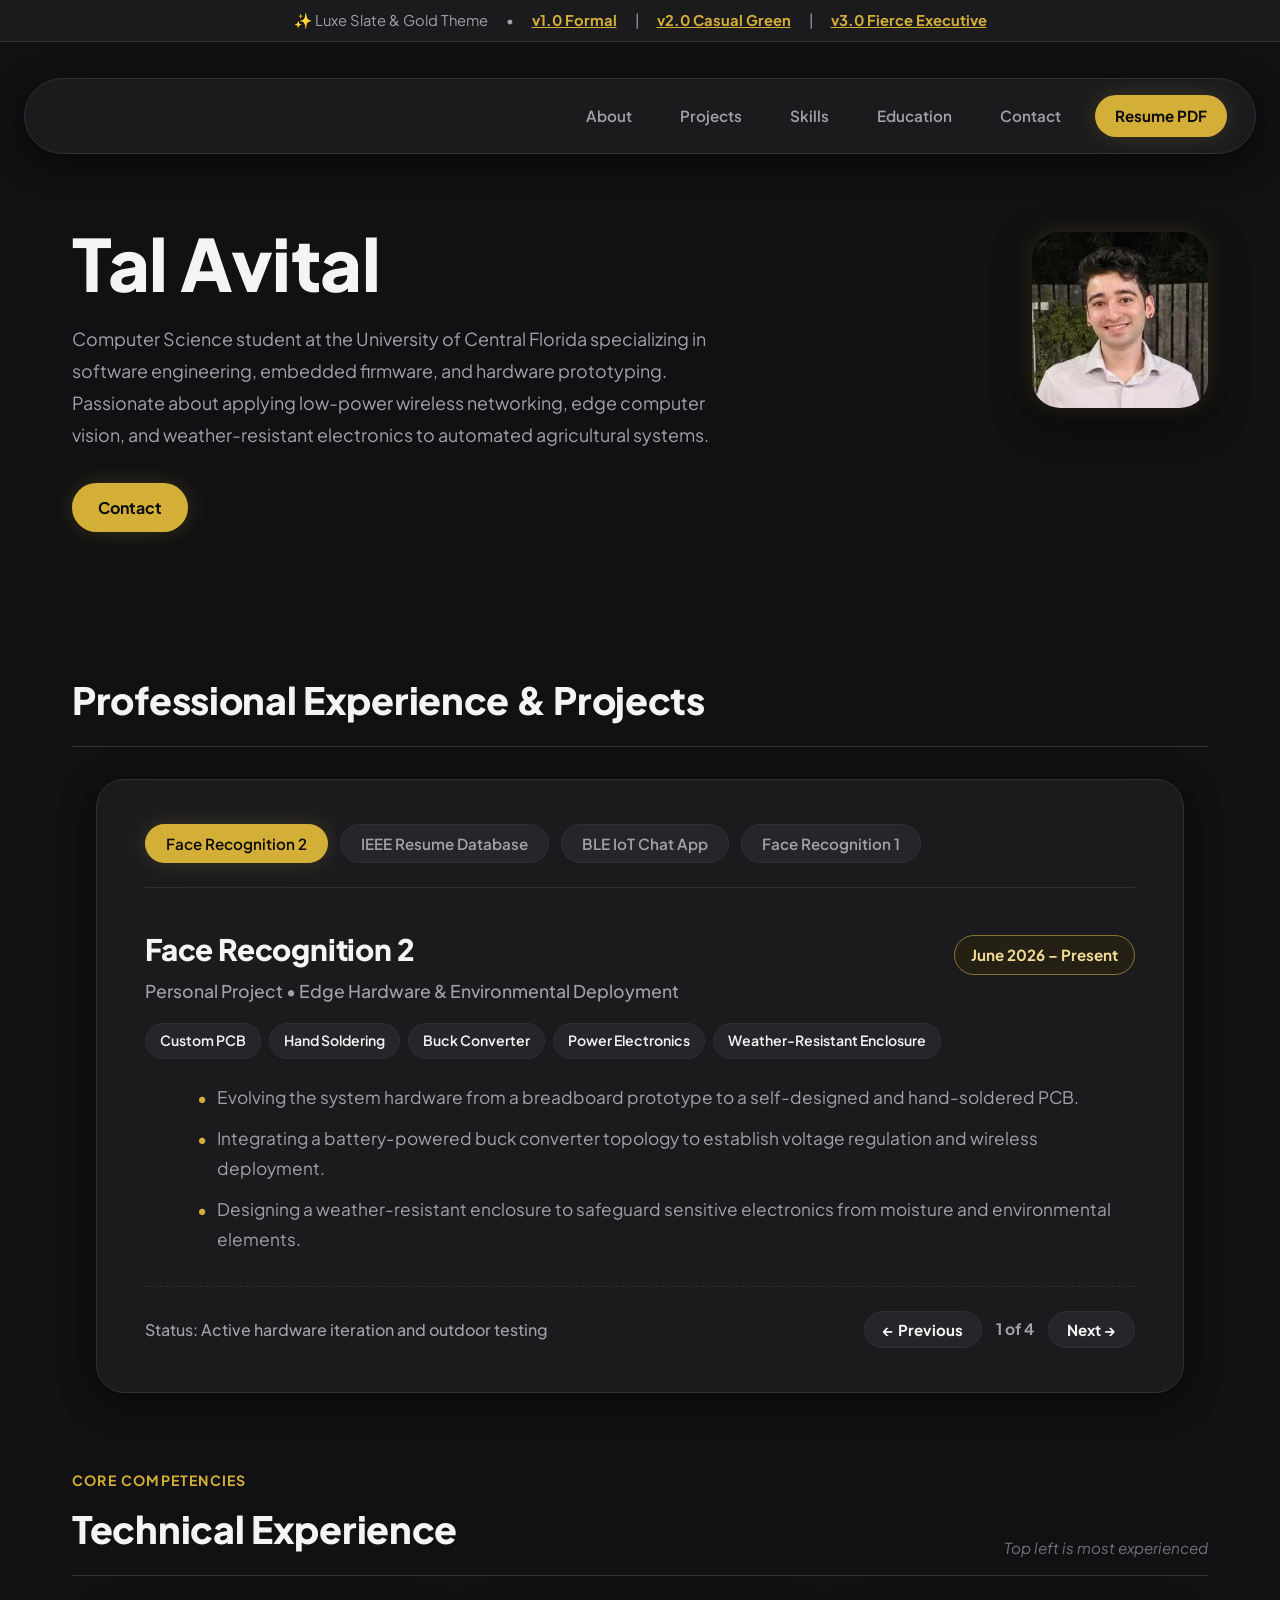
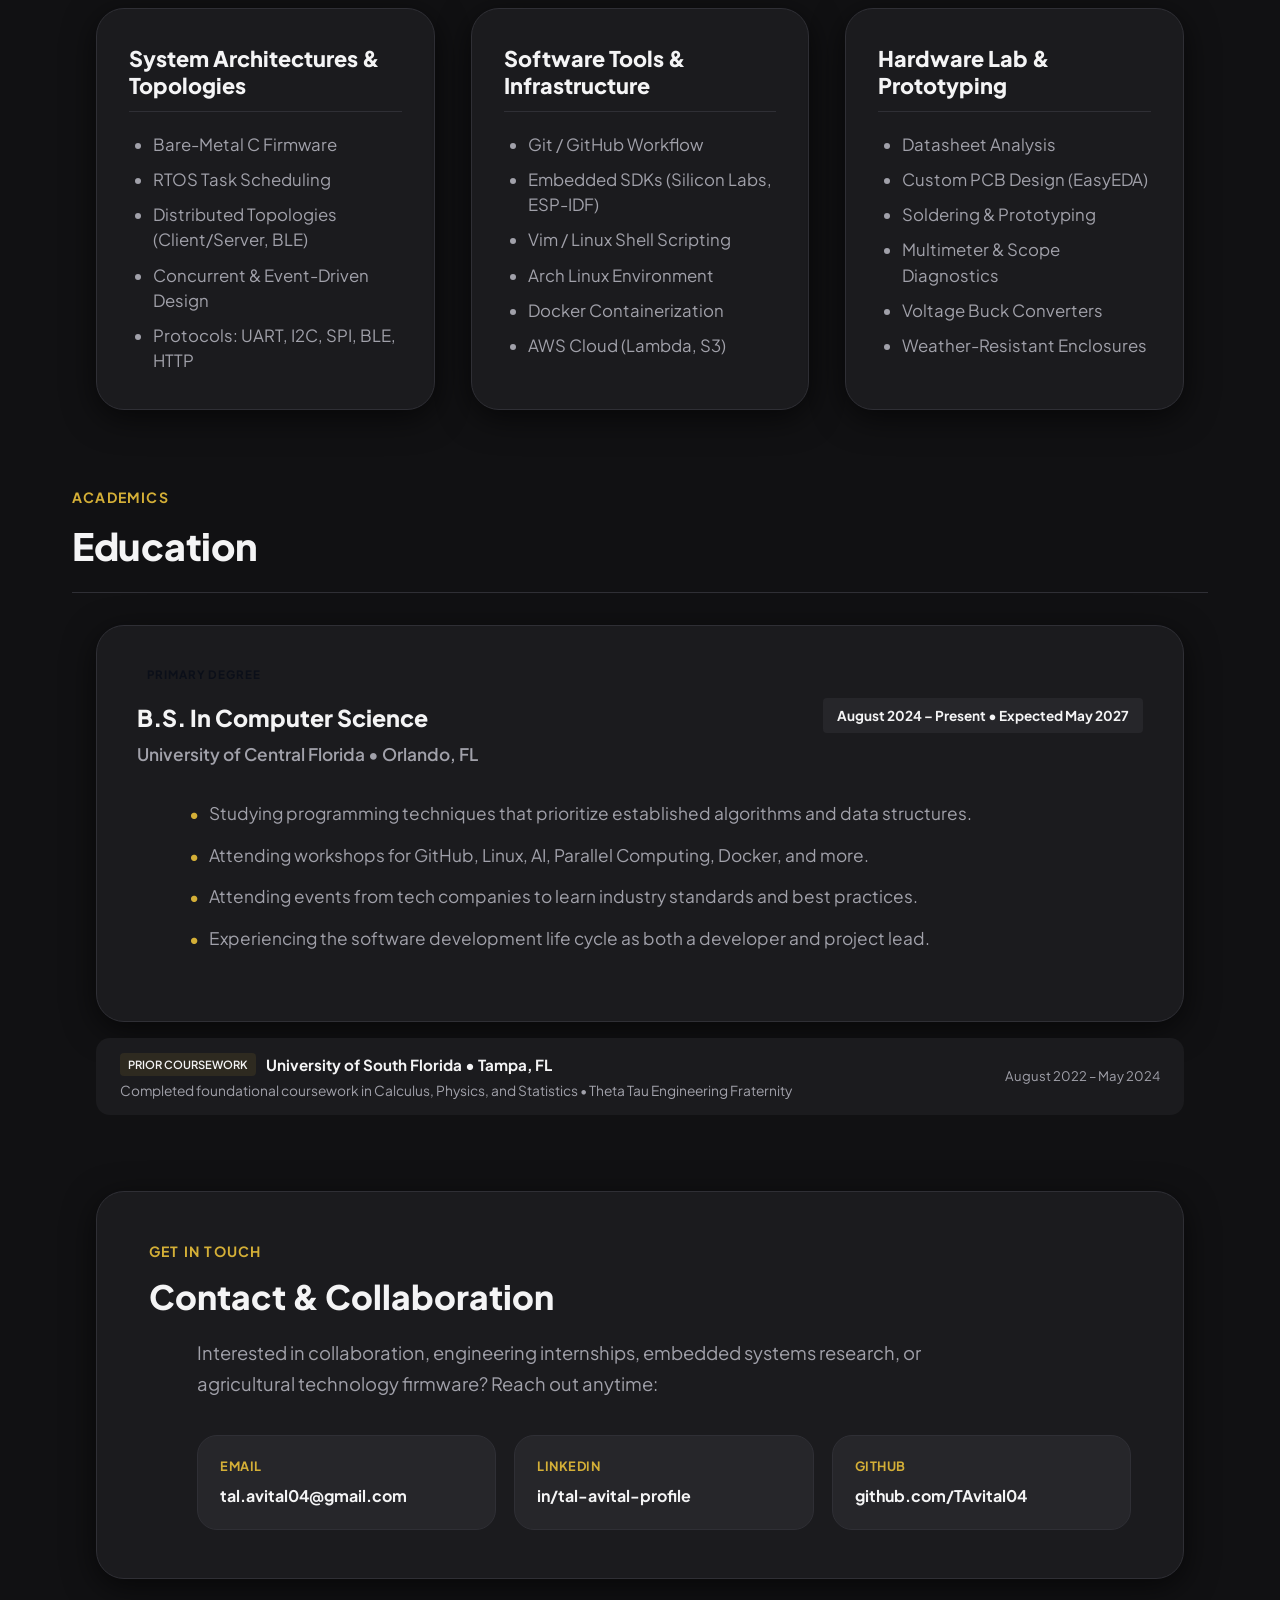
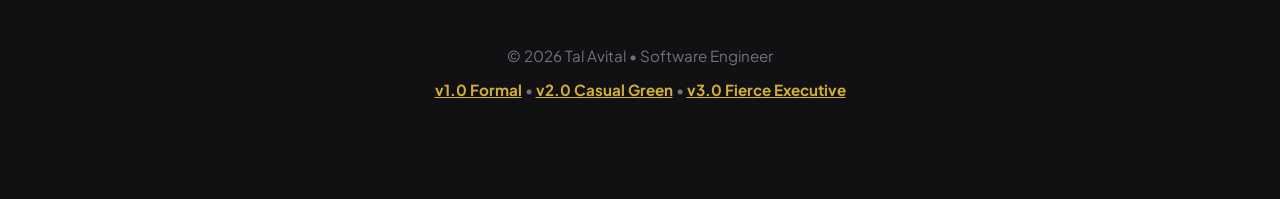
<file: gilded.html>
<!DOCTYPE html>
<html lang="en">
<head>
  <meta charset="UTF-8">
  <meta name="viewport" content="width=device-width, initial-scale=1.0">
  <title>Tal Avital | Software Engineer (Luxe Slate &amp; Gold)</title>
  <meta name="description" content="Portfolio of Tal Avital - Software Engineer specializing in embedded software, IoT systems, and agricultural technology.">
  <meta name="author" content="Tal Avital">
  
  <link rel="icon" type="image/svg+xml" href="data:image/svg+xml,<svg xmlns='http://www.w3.org/2000/svg' viewBox='0 0 100 100'><rect width='100' height='100' rx='25' fill='%230e1117'/><text x='50' y='68' font-family='sans-serif' font-size='56' font-weight='bold' text-anchor='middle' fill='%23d4af37'>T</text></svg>">
  <link rel="icon" type="image/svg+xml" href="data:image/svg+xml,<svg xmlns='http://www.w3.org/2000/svg' viewBox='0 0 100 100'><rect width='100' height='100' rx='25' fill='%23111113'/><text x='50' y='68' font-family='sans-serif' font-size='56' font-weight='bold' text-anchor='middle' fill='%23d4af37'>T</text></svg>">
  <link rel="stylesheet" href="gilded.css">
</head>
<body>

  <!-- Top Version Switcher Bar -->
  <aside class="version-banner" aria-label="Version Switcher">
    <span>✨ Luxe Slate &amp; Gold Theme</span>
    <span style="margin: 0 6px;">&bull;</span>
    <a href="formal.html">v1.0 Formal</a>
    <span style="margin: 0 6px;">|</span>
    <a href="casual.html">v2.0 Casual Green</a>
    <span style="margin: 0 6px;">|</span>
    <a href="fierce.html">v3.0 Fierce Executive</a>
  </aside>

  <div class="site-wrapper">
    <!-- Top Navigation -->
    <header class="site-header">
      <nav class="site-nav" aria-label="Main Navigation">
        <a href="#about">About</a>
        <a href="#experience">Projects</a>
        <a href="#skills">Skills</a>
        <a href="#education">Education</a>
        <a href="#contact">Contact</a>
        <a href="assets/Tal%20Avital%20Resume.pdf" download="Tal_Avital_Resume.pdf" class="nav-download-btn">Resume PDF</a>
      </nav>
    </header>

    <main>
      <!-- Hero Section -->
      <section class="hero-section" id="about">
        <div class="hero-grid">
          <div class="hero-main">
            <h1 class="hero-name">Tal Avital</h1>
            
            <p class="hero-summary">
              Computer Science student at the University of Central Florida specializing in software engineering, embedded firmware, and hardware prototyping. Passionate about applying low-power wireless networking, edge computer vision, and weather-resistant electronics to automated agricultural systems.
            </p>

            <div class="hero-actions">
              <a href="#contact" class="btn-primary">Contact</a>
            </div>
          </div>

          <div class="hero-aside">
            <div class="photo-frame">
              <img src="assets/Cover_Photo.jpg" alt="Tal Avital" class="hero-portrait">
            </div>
          </div>
        </div>
      </section>

      <!-- Projects Section: Sleek Single-Project Showcase -->
      <section class="section-block" id="experience">
        <div class="section-header-row">
          <div>
            <h2 class="section-heading">Professional Experience &amp; Projects</h2>
          </div>
        </div>

        <div class="showcase-wrapper">
          <!-- Interactive Selector Tabs -->
          <div class="project-pill-nav" role="tablist">
            <button class="project-pill-btn active" role="tab" id="tab-0" aria-controls="proj-0" aria-selected="true">
              Face Recognition 2
            </button>
            <button class="project-pill-btn" role="tab" id="tab-1" aria-controls="proj-1" aria-selected="false">
              IEEE Resume Database
            </button>
            <button class="project-pill-btn" role="tab" id="tab-2" aria-controls="proj-2" aria-selected="false">
              BLE IoT Chat App
            </button>
            <button class="project-pill-btn" role="tab" id="tab-3" aria-controls="proj-3" aria-selected="false">
              Face Recognition 1
            </button>
          </div>

          <!-- Project 1 -->
          <article class="project-panel active" id="proj-0" role="tabpanel" aria-labelledby="tab-0">
            <div class="panel-header">
              <div class="panel-title-area">
                <h3 class="panel-title">Face Recognition 2</h3>
                <div class="panel-subtitle">Personal Project &bull; Edge Hardware &amp; Environmental Deployment</div>
              </div>
              <span class="panel-date">June 2026 – Present</span>
            </div>

            <div class="tag-row">
              <span class="tech-tag">Custom PCB</span>
              <span class="tech-tag">Hand Soldering</span>
              <span class="tech-tag">Buck Converter</span>
              <span class="tech-tag">Power Electronics</span>
              <span class="tech-tag">Weather-Resistant Enclosure</span>
            </div>

            <ul class="bullet-list">
              <li>Evolving the system hardware from a breadboard prototype to a self-designed and hand-soldered PCB.</li>
              <li>Integrating a battery-powered buck converter topology to establish voltage regulation and wireless deployment.</li>
              <li>Designing a weather-resistant enclosure to safeguard sensitive electronics from moisture and environmental elements.</li>
            </ul>

            <div class="panel-footer">
              <div class="panel-meta-note">Status: Active hardware iteration and outdoor testing</div>
              <div class="panel-controls">
                <button type="button" class="ctrl-btn" id="prevProjectBtn">&larr; Previous</button>
                <span class="ctrl-count" id="projectCounter">1 of 4</span>
                <button type="button" class="ctrl-btn" id="nextProjectBtn">Next &rarr;</button>
              </div>
            </div>
          </article>

          <!-- Project 2 -->
          <article class="project-panel" id="proj-1" role="tabpanel" aria-labelledby="tab-1">
            <div class="panel-header">
              <div class="panel-title-area">
                <h3 class="panel-title">Member Resume Database Project Lead</h3>
                <div class="panel-subtitle">IEEE, UCF &bull; Orlando, FL</div>
              </div>
              <span class="panel-date">September 2025 – Present</span>
            </div>

            <div class="tag-row">
              <span class="tech-tag">Leadership</span>
              <span class="tech-tag">Frontend Architecture</span>
              <span class="tech-tag">Database Schema</span>
              <span class="tech-tag">UI/UX Discovery</span>
            </div>

            <ul class="bullet-list">
              <li>Leading the initiative for a front end that streamlines talent acquisition through IEEE UCF.</li>
              <li>Collaborating with IEEE UCF Outreach and Professional Development committees to map target audience requirements, define administrative data scopes, and align database fields with student profiles.</li>
              <li>Spearheading product discovery and user outreach by gathering feedback from students, university employers, and technical recruiters to continuously refine directory UI/UX.</li>
            </ul>

            <div class="panel-footer">
              <div class="panel-meta-note">Role: Lead Developer &amp; Outreach Lead</div>
              <div class="panel-controls">
                <button type="button" class="ctrl-btn" onclick="document.getElementById('prevProjectBtn').click()">&larr; Previous</button>
                <span class="ctrl-count">2 of 4</span>
                <button type="button" class="ctrl-btn" onclick="document.getElementById('nextProjectBtn').click()">Next &rarr;</button>
              </div>
            </div>
          </article>

          <!-- Project 3 -->
          <article class="project-panel" id="proj-2" role="tabpanel" aria-labelledby="tab-2">
            <div class="panel-header">
              <div class="panel-title-area">
                <h3 class="panel-title">Bluetooth Low-Energy Chat App</h3>
                <div class="panel-subtitle">EEL 4932 - Internet of Things, UCF &bull; Orlando, FL</div>
              </div>
              <span class="panel-date">March 2026 – April 2026</span>
            </div>

            <div class="tag-row">
              <span class="tech-tag">Silicon Labs SDK</span>
              <span class="tech-tag">BLE Stack</span>
              <span class="tech-tag">UART Drivers</span>
              <span class="tech-tag">Terminal UI</span>
              <span class="tech-tag">RSSI Metrics</span>
            </div>

            <ul class="bullet-list">
              <li>Engineered a Bluetooth Low Energy (BLE) wireless chat network using Silicon Labs’ SDK.</li>
              <li>Implemented UART communication drivers to transfer data between a microcontroller and a host computer.</li>
              <li>Designed a terminal user interface to handle configuration states, device discovery, connection approvals, and user input.</li>
              <li>Utilized RSSI measurements to reliably trigger system alerts when signal degradation crosses critical thresholds.</li>
              <li>Routed low-level Bluetooth stack events that automate the program cycle.</li>
            </ul>

            <div class="panel-footer">
              <div class="panel-meta-note">Coursework: Internet of Things Systems</div>
              <div class="panel-controls">
                <button type="button" class="ctrl-btn" onclick="document.getElementById('prevProjectBtn').click()">&larr; Previous</button>
                <span class="ctrl-count">3 of 4</span>
                <button type="button" class="ctrl-btn" onclick="document.getElementById('nextProjectBtn').click()">Next &rarr;</button>
              </div>
            </div>
          </article>

          <!-- Project 4 -->
          <article class="project-panel" id="proj-3" role="tabpanel" aria-labelledby="tab-3">
            <div class="panel-header">
              <div class="panel-title-area">
                <h3 class="panel-title">Face Recognition 1</h3>
                <div class="panel-subtitle">Personal Project &bull; Edge AI &amp; Serverless Pipeline</div>
              </div>
              <span class="panel-date">December 2024 – January 2025</span>
            </div>

            <div class="tag-row">
              <span class="tech-tag">ESP32-CAM</span>
              <span class="tech-tag">AWS Lambda</span>
              <span class="tech-tag">Docker</span>
              <span class="tech-tag">Computer Vision</span>
            </div>

            <ul class="bullet-list">
              <li>Engineered a facial verification system to validate image captures against a whitelist database.</li>
              <li>Deployed an ESP32-CAM microcontroller to capture and offload raw JPEG binaries to an AWS Lambda HTTP endpoint.</li>
              <li>Architected an AWS cloud pipeline for computer vision processing, offloading intense AI algorithms from the edge device.</li>
              <li>Leveraged Docker to replicate the Amazon Linux environment on a Windows host to cross-compile the OS-specific dependencies.</li>
            </ul>

            <div class="panel-footer">
              <div>
                <a href="https://github.com/TAvital04/Facial-Recognition-Project" target="_blank" rel="noopener noreferrer" class="link-inline">
                  GitHub Repository &rarr;
                </a>
              </div>
              <div class="panel-controls">
                <button type="button" class="ctrl-btn" onclick="document.getElementById('prevProjectBtn').click()">&larr; Previous</button>
                <span class="ctrl-count">4 of 4</span>
                <button type="button" class="ctrl-btn" onclick="document.getElementById('nextProjectBtn').click()">Next &rarr;</button>
              </div>
            </div>
          </article>
        </div>
      </section>

      <!-- Technical Skills Section -->
      <section class="section-block" id="skills">
        <div class="section-header-row">
          <div>
            <span class="section-kicker">Core Competencies</span>
            <h2 class="section-heading">Technical Experience</h2>
          </div>
          <span class="section-guide-note">Top left is most experienced</span>
        </div>

        <div class="skills-tri-layout">
          <div class="skill-column">
            <h3 class="skill-title">System Architectures &amp; Topologies</h3>
            <ul class="skill-tags-list">
              <li>Bare-Metal C Firmware</li>
              <li>RTOS Task Scheduling</li>
              <li>Distributed Topologies (Client/Server, BLE)</li>
              <li>Concurrent &amp; Event-Driven Design</li>
              <li>Protocols: UART, I2C, SPI, BLE, HTTP</li>
            </ul>
          </div>

          <div class="skill-column">
            <h3 class="skill-title">Software Tools &amp; Infrastructure</h3>
            <ul class="skill-tags-list">
              <li>Git / GitHub Workflow</li>
              <li>Embedded SDKs (Silicon Labs, ESP-IDF)</li>
              <li>Vim / Linux Shell Scripting</li>
              <li>Arch Linux Environment</li>
              <li>Docker Containerization</li>
              <li>AWS Cloud (Lambda, S3)</li>
            </ul>
          </div>

          <div class="skill-column">
            <h3 class="skill-title">Hardware Lab &amp; Prototyping</h3>
            <ul class="skill-tags-list">
              <li>Datasheet Analysis</li>
              <li>Custom PCB Design (EasyEDA)</li>
              <li>Soldering &amp; Prototyping</li>
              <li>Multimeter &amp; Scope Diagnostics</li>
              <li>Voltage Buck Converters</li>
              <li>Weather-Resistant Enclosures</li>
            </ul>
          </div>
        </div>
      </section>

      <!-- Education Section -->
      <section class="section-block" id="education">
        <div class="section-header-row">
          <div>
            <span class="section-kicker">Academics</span>
            <h2 class="section-heading">Education</h2>
          </div>
        </div>

        <div class="edu-stack-layout">
          <!-- Primary Education: University of Central Florida -->
          <div class="edu-primary-card">
            <span class="edu-badge">Primary Degree</span>
            <div class="edu-card-top">
              <div>
                <h3 class="edu-role-title">B.S. In Computer Science</h3>
                <div class="edu-institution">University of Central Florida &bull; Orlando, FL</div>
              </div>
              <div class="edu-timeline-badge">August 2024 – Present &bull; Expected May 2027</div>
            </div>
            
            <ul class="bullet-list">
              <li>Studying programming techniques that prioritize established algorithms and data structures.</li>
              <li>Attending workshops for GitHub, Linux, AI, Parallel Computing, Docker, and more.</li>
              <li>Attending events from tech companies to learn industry standards and best practices.</li>
              <li>Experiencing the software development life cycle as both a developer and project lead.</li>
            </ul>
          </div>

          <!-- Subordinate / Prior Coursework: University of South Florida -->
          <div class="edu-secondary-card">
            <div class="edu-sec-main">
              <div class="edu-sec-header">
                <span class="edu-sec-tag">Prior Coursework</span>
                <span class="edu-sec-school">University of South Florida &bull; Tampa, FL</span>
              </div>
              <p class="edu-sec-details">
                Completed foundational coursework in Calculus, Physics, and Statistics &bull; Theta Tau Engineering Fraternity
              </p>
            </div>
            <span class="edu-sec-dates">August 2022 – May 2024</span>
          </div>
        </div>
      </section>

      <!-- Contact Section -->
      <section class="contact-section" id="contact">
        <div class="contact-inner">
          <span class="section-kicker">Get in Touch</span>
          <h2 class="contact-heading">Contact &amp; Collaboration</h2>
          <p class="contact-desc">
            Interested in collaboration, engineering internships, embedded systems research, or agricultural technology firmware? Reach out anytime:
          </p>

          <div class="contact-chips-row">
            <div class="contact-chip">
              <span class="chip-label">Email</span>
              <a href="mailto:tal.avital04@gmail.com" class="chip-val">tal.avital04@gmail.com</a>
            </div>
            <div class="contact-chip">
              <span class="chip-label">LinkedIn</span>
              <a href="https://linkedin.com/in/tal-avital-profile" target="_blank" rel="noopener noreferrer" class="chip-val">in/tal-avital-profile</a>
            </div>
            <div class="contact-chip">
              <span class="chip-label">GitHub</span>
              <a href="https://github.com/TAvital04" target="_blank" rel="noopener noreferrer" class="chip-val">github.com/TAvital04</a>
            </div>
          </div>
        </div>
      </section>
    </main>

    <!-- Footer -->
    <footer class="site-footer">
      <div>&copy; 2026 Tal Avital &bull; Software Engineer</div>
      <div class="footer-alt-link">
        <a href="formal.html">v1.0 Formal</a> &bull; 
        <a href="casual.html">v2.0 Casual Green</a> &bull; 
        <a href="fierce.html">v3.0 Fierce Executive</a>
      </div>
    </footer>
  </div>

  <script src="gilded.js"></script>
</body>
</html>
</file>
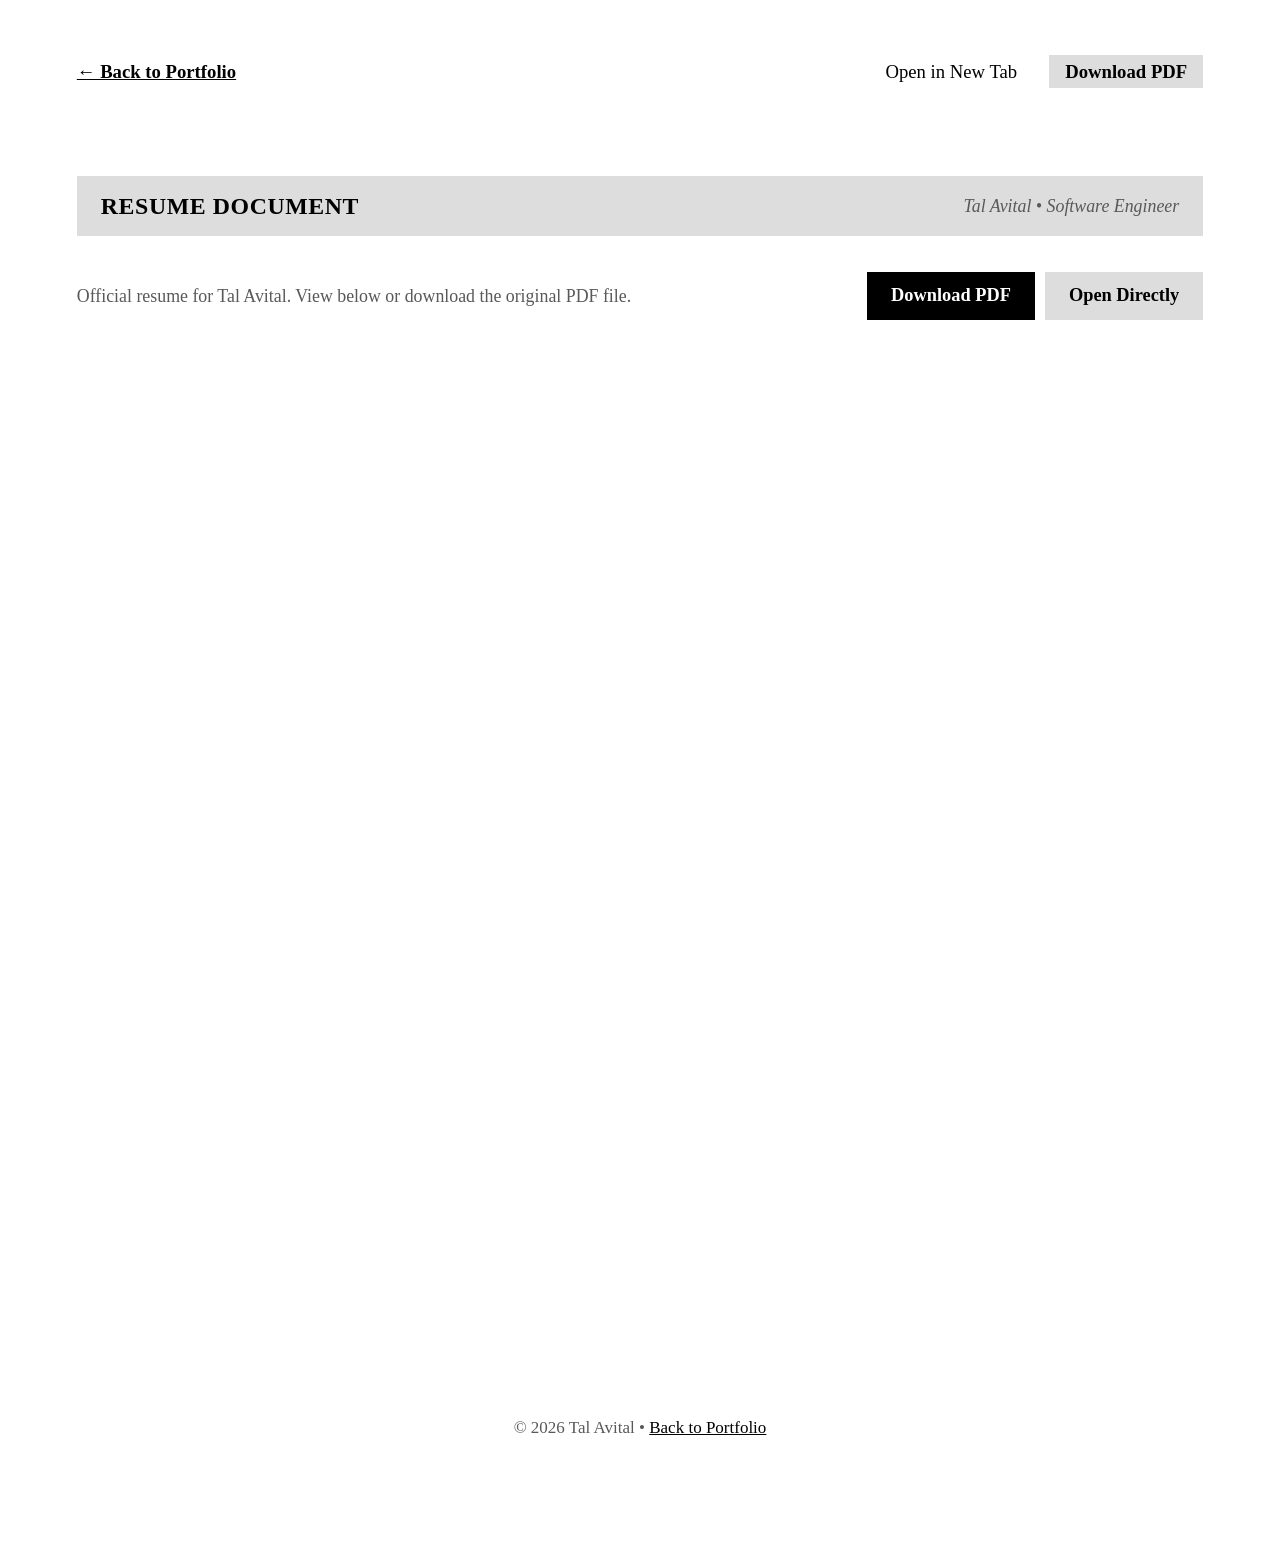
<file: resume.html>
<!DOCTYPE html>
<html lang="en">
<head>
  <meta charset="UTF-8">
  <meta name="viewport" content="width=device-width, initial-scale=1.0">
  <title>Resume | Tal Avital</title>
  <meta name="description" content="Resume of Tal Avital - Software Engineer specializing in embedded software and agricultural technology.">
  <meta name="author" content="Tal Avital">
  
  <link rel="icon" type="image/svg+xml" href="data:image/svg+xml,<svg xmlns='http://www.w3.org/2000/svg' viewBox='0 0 100 100'><rect width='100' height='100' fill='%23dddddd'/><text x='50' y='68' font-family='serif' font-size='56' font-weight='bold' text-anchor='middle' fill='%23000000'>T</text></svg>">
  <link rel="stylesheet" href="style.css">
  
  <style>
    .resume-page-actions {
      display: flex;
      justify-content: space-between;
      align-items: center;
      flex-wrap: wrap;
      gap: 16px;
      margin: 16px 0 24px 0;
    }
    .back-link {
      font-family: var(--font-sitka);
      font-size: 1.1rem;
      font-weight: bold;
      color: var(--color-text-main);
      text-decoration: underline;
    }
    .resume-full-wrapper {
      width: 100%;
      height: 920px;
      background-color: var(--color-bg);
      margin-top: 12px;
    }
    .resume-full-iframe {
      width: 100%;
      height: 100%;
      display: block;
    }
    .resume-fallback {
      padding: 40px 20px;
      text-align: center;
      background-color: #f6f6f6;
    }
  </style>
</head>
<body>

  <div class="page-wrapper">
    <!-- Top Navigation -->
    <nav class="top-nav" aria-label="Resume Navigation" style="justify-content: space-between;">
      <a href="index.html" class="back-link">&larr; Back to Portfolio</a>
      <ul class="nav-links">
        <li><a href="assets/Tal%20Avital%20Resume.pdf" target="_blank" rel="noopener noreferrer">Open in New Tab</a></li>
        <li><a href="assets/Tal%20Avital%20Resume.pdf" download="Tal_Avital_Resume.pdf" class="nav-cta">Download PDF</a></li>
      </ul>
    </nav>

    <!-- Page Banner -->
    <div class="section-banner" style="margin-top: 10px;">
      <h1 class="section-title">Resume Document</h1>
      <span class="section-subtitle-tag">Tal Avital &bull; Software Engineer</span>
    </div>

    <div class="resume-page-actions">
      <div>
        <p style="font-family: var(--font-sitka); font-size: 1.05rem; color: var(--color-text-muted);">
          Official resume for Tal Avital. View below or download the original PDF file.
        </p>
      </div>
      <div style="display: flex; gap: 10px;">
        <a href="assets/Tal%20Avital%20Resume.pdf" download="Tal_Avital_Resume.pdf" class="btn btn-primary">Download PDF</a>
        <a href="assets/Tal%20Avital%20Resume.pdf" target="_blank" rel="noopener noreferrer" class="btn btn-secondary">Open Directly</a>
      </div>
    </div>

    <!-- Dedicated Full Page Resume Viewer -->
    <div class="resume-full-wrapper">
      <iframe 
        src="assets/Tal%20Avital%20Resume.pdf#toolbar=1&navpanes=0" 
        class="resume-full-iframe" 
        title="Tal Avital Official Resume"
      >
        <div class="resume-fallback">
          <p style="font-family: var(--font-sitka); font-size: 1.1rem; margin-bottom: 14px;">Your browser does not support inline PDF viewing.</p>
          <a href="assets/Tal%20Avital%20Resume.pdf" class="btn btn-primary" download="Tal_Avital_Resume.pdf">Click here to download Tal Avital Resume (PDF)</a>
        </div>
      </iframe>
    </div>

    <!-- Footer -->
    <footer class="site-footer">
      <div class="footer-copy">
        &copy; 2026 Tal Avital &bull; <a href="index.html" style="color: var(--color-text-main); text-decoration: underline;">Back to Portfolio</a>
      </div>
    </footer>
  </div>

</body>
</html>
</file>
<file: fierce.css>
/* 
 * Tal Avital - Portfolio Version 3.0 (Sharp Executive Editorial)
 * 
 * UNIFORM STEPPED INDENTATION (PERFECT 48px INCREMENTS FROM THE LEFT):
 * 
 * Level 0 (Top Header Nav .site-header): 0px Left Offset
 * Level 1 (Hero Tag & Name "Tal Avital"): 48px Left Offset (+48px step)
 * Level 2 (Subhead Banner):               96px Left Offset (+48px step)
 * Level 3 (Bio Summary Paragraph):       144px Left Offset (+48px step)
 * Level 4 (Action Buttons):              192px Left Offset (+48px step)
 * Level 5 (Quick Links):                 240px Left Offset (+48px step)
 */

:root {
  --font-serif-uniform: 'Bitter', Georgia, 'Times New Roman', serif;
  --font-ui: 'Inter', -apple-system, BlinkMacSystemFont, 'Segoe UI', Roboto, sans-serif;

  /* Crisp High-Contrast Executive Palette */
  --bg-canvas: #ffffff;
  --bg-surface: #ffffff;
  --bg-subtle: #f8f9fa;
  --bg-dark: #000000;

  --border-sharp: #000000;
  --border-subtle: #e5e7eb;

  --text-main: #000000;
  --text-muted: #27272a;
  --text-subtle: #52525b;
  --text-inverse: #ffffff;
}

*,
*::before,
*::after {
  box-sizing: border-box;
  margin: 0;
  padding: 0;
}

html {
  font-size: 16px;
  scroll-behavior: smooth;
  background-color: var(--bg-canvas);
}

body {
  font-family: var(--font-serif-uniform);
  color: var(--text-main);
  background-color: var(--bg-canvas);
  line-height: 1.68;
  -webkit-font-smoothing: antialiased;
}

/* Top Version Switcher Banner */
.version-banner {
  background-color: var(--bg-dark);
  color: #ffffff;
  padding: 8px 32px;
  font-family: var(--font-ui);
  font-size: 0.85rem;
  border-bottom: 1px solid var(--border-sharp);
}

.version-banner-inner {
  max-width: 1360px;
  margin: 0 auto;
  display: flex;
  justify-content: space-between;
  align-items: center;
  flex-wrap: wrap;
  gap: 12px;
}

.version-tag {
  color: #ffffff;
  font-weight: 700;
  text-transform: uppercase;
  letter-spacing: 0.5px;
}

.version-links {
  display: flex;
  align-items: center;
  gap: 10px;
}

.v-link {
  color: #cccccc;
  text-decoration: none;
  font-weight: 500;
  transition: color 0.15s ease;
}

.v-link:hover {
  color: #ffffff;
  text-decoration: underline;
}

.v-sep {
  color: #666666;
}

.v-current {
  color: #ffffff;
  font-weight: 700;
}

/* Main Site Wrapper - Level 0 Span (1360px Max Width) */
.site-wrapper {
  max-width: 1360px;
  margin: 0 auto;
  padding: 36px 24px 96px 24px;
}

/* ==========================================================================
   LEVEL 0 (TOP HEADER NAV): 0px LEFT MARGIN OFFSET
   ========================================================================== */
.site-header {
  width: 100%;
  margin: 0 0 56px 0;
  display: flex;
  justify-content: flex-end;
  align-items: center;
  padding: 20px 32px;
  background-color: var(--bg-surface);
  border: 1px solid var(--border-sharp);
}

.site-logo {
  font-family: var(--font-serif-uniform);
  font-size: 1.6rem;
  font-weight: 800;
  letter-spacing: 0.5px;
  color: var(--bg-dark);
  text-decoration: none;
}

.site-nav {
  display: flex;
  align-items: center;
  gap: 20px;
}

.site-nav a {
  font-family: var(--font-ui);
  color: var(--text-main);
  text-decoration: none;
  font-weight: 600;
  font-size: 0.92rem;
  padding: 6px 14px;
  border: 1px solid transparent;
  transition: all 0.15s ease;
}

.site-nav a:hover {
  border-color: var(--border-sharp);
  background-color: var(--bg-subtle);
}

.nav-download-btn {
  background-color: var(--bg-dark) !important;
  color: var(--text-inverse) !important;
  border: 1px solid var(--border-sharp) !important;
  padding: 8px 20px !important;
}

.nav-download-btn:hover {
  background-color: #222222 !important;
  color: var(--text-inverse) !important;
}

/* ==========================================================================
   HERO SECTION: STEPPED HIERARCHY INDENTATION (+48px STEPS)
   ========================================================================== */
.hero-section {
  padding: 8px 0 48px 0;
  margin-bottom: 64px;
  width: 100%;
}

.hero-grid {
  display: grid;
  grid-template-columns: 1fr auto;
  gap: 48px;
  align-items: start;
}

.hero-main {
  display: flex;
  flex-direction: column;
  align-items: flex-start;
  width: 100%;
}

/* Level 1: Name "Tal Avital" (48px Left Indentation) */
.hero-name {
  font-family: var(--font-serif-uniform);
  font-size: 4.5rem;
  font-weight: 800;
  letter-spacing: -0.5px;
  line-height: 1.02;
  color: var(--bg-dark);
  margin-bottom: 24px;
  margin-left: 48px;
}

.hero-summary {
  font-family: var(--font-serif-uniform);
  font-size: 1.12rem;
  line-height: 1.78;
  color: var(--text-muted);
  margin-bottom: 32px;
  margin-left: 48px;
  max-width: 650px;
}

.hero-actions {
  display: flex;
  align-items: center;
  gap: 14px;
  margin-bottom: 24px;
  flex-wrap: wrap;
  margin-left: 48px;
  max-width: 580px;
}

.btn-primary,
.btn-secondary {
  font-family: var(--font-ui);
  font-size: 0.9rem;
  font-weight: 700;
  padding: 12px 22px;
  text-decoration: none;
  cursor: pointer;
  display: inline-flex;
  align-items: center;
  justify-content: center;
  transition: all 0.15s ease;
  white-space: nowrap;
}

.btn-primary {
  background-color: var(--bg-dark);
  color: var(--text-inverse);
  border: 1px solid var(--border-sharp);
}

.btn-primary:hover {
  background-color: #333333;
}

.btn-secondary {
  background-color: var(--bg-surface);
  color: var(--text-main);
  border: 1px solid var(--border-sharp);
}

.btn-secondary:hover {
  background-color: var(--bg-subtle);
}

/* Hero Portrait Aside */
.hero-aside {
  display: flex;
  justify-content: center;
  align-items: flex-start;
  padding-top: 4px;
  margin-right: 48px;
}

.photo-frame {
  border: 1px solid var(--border-sharp);
  background-color: var(--bg-surface);
  padding: 6px;
}

.hero-portrait {
  width: 210px;
  height: 210px;
  object-fit: cover;
  display: block;
  border: 1px solid var(--border-sharp);
}

/* ==========================================================================
   SECTION 2: PROFESSIONAL EXPERIENCE (STEPPED HIERARCHY MARGINS)
   ========================================================================== */
.section-block {
  margin-bottom: 84px;
  width: 100%;
}

/* Level 1: Section Title ("Professional Experience & Projects") -> 48px Left Margin */
.section-header-row {
  display: flex;
  justify-content: space-between;
  align-items: flex-end;
  margin-bottom: 32px;
  padding-bottom: 14px;
  border-bottom: 1px solid var(--border-sharp);
  margin-left: 48px;
  margin-right: 48px;
  width: calc(100% - 96px);
}

.section-kicker {
  font-family: var(--font-ui);
  font-size: 0.85rem;
  text-transform: uppercase;
  letter-spacing: 1px;
  font-weight: 700;
  color: var(--text-subtle);
  display: block;
  margin-bottom: 4px;
}

.section-heading {
  font-family: var(--font-serif-uniform);
  font-size: 2.35rem;
  font-weight: 800;
  letter-spacing: -0.3px;
  color: var(--bg-dark);
}

.section-guide-note {
  font-family: var(--font-ui);
  font-size: 0.88rem;
  font-weight: 600;
  color: var(--text-subtle);
}

/* Level 2: Showcase Container Card -> 96px Left Margin (+48px tighter than Section Heading) */
.showcase-wrapper {
  background-color: var(--bg-surface);
  border: 1px solid var(--border-sharp);
  padding: 44px 48px;
  margin-left: 72px;
  margin-right: 72px;
  width: calc(100% - 144px);
}

.project-pill-nav {
  display: flex;
  gap: 12px;
  flex-wrap: wrap;
  margin-bottom: 36px;
  padding-bottom: 24px;
  border-bottom: 1px solid var(--border-sharp);
  width: 100%;
}

.project-pill-btn {
  font-family: var(--font-ui);
  background-color: var(--bg-subtle);
  border: 1px solid var(--border-sharp);
  padding: 10px 20px;
  font-size: 0.92rem;
  font-weight: 600;
  color: var(--text-main);
  cursor: pointer;
  transition: all 0.15s ease;
}

.project-pill-btn:hover {
  background-color: #e5e7eb;
}

.project-pill-btn.active {
  background-color: var(--bg-dark);
  color: var(--text-inverse);
}

/* Project Panel Inner Rows */
.project-panel {
  display: none;
}

.project-panel.active {
  display: block;
}

.panel-header {
  display: flex;
  justify-content: space-between;
  align-items: flex-start;
  flex-wrap: wrap;
  gap: 16px;
  margin-bottom: 22px;
  width: 100%;
}

.panel-title {
  font-family: var(--font-serif-uniform);
  font-size: 2.05rem;
  font-weight: 800;
  letter-spacing: -0.3px;
  color: var(--bg-dark);
  line-height: 1.18;
}

.panel-subtitle {
  font-family: var(--font-serif-uniform);
  font-size: 1.08rem;
  color: var(--text-subtle);
  margin-top: 4px;
  font-weight: 600;
}

.panel-date {
  font-family: var(--font-ui);
  font-size: 0.85rem;
  font-weight: 700;
  color: var(--text-inverse);
  background-color: var(--bg-dark);
  padding: 6px 14px;
  border: 1px solid var(--border-sharp);
  white-space: nowrap;
}

.tag-row {
  display: flex;
  flex-wrap: wrap;
  gap: 8px;
  margin-bottom: 30px;
}

.tech-tag {
  font-family: var(--font-ui);
  background-color: var(--bg-subtle);
  color: var(--text-main);
  font-size: 0.82rem;
  font-weight: 600;
  padding: 5px 12px;
  border: 1px solid var(--border-sharp);
}

/* Level 3: Inner Bullet List -> 48px Padding inside Card */
.bullet-list {
  list-style: disc;
  padding-left: 48px;
  display: flex;
  flex-direction: column;
  gap: 12px;
  margin-bottom: 36px;
  max-width: 760px;
}

.bullet-list li {
  font-family: var(--font-serif-uniform);
  font-size: 1.08rem;
  line-height: 1.72;
  color: var(--text-muted);
}

.panel-footer {
  font-family: var(--font-ui);
  display: flex;
  justify-content: space-between;
  align-items: center;
  flex-wrap: wrap;
  gap: 20px;
  padding-top: 24px;
  border-top: 1px solid var(--border-sharp);
  width: 100%;
}

.panel-meta-note {
  font-size: 0.92rem;
  color: var(--text-main);
  font-weight: 600;
}

.link-inline {
  color: var(--bg-dark);
  font-weight: 700;
  text-decoration: underline;
  font-size: 0.95rem;
}

.panel-controls {
  display: flex;
  align-items: center;
  gap: 14px;
}

.ctrl-btn {
  font-family: var(--font-ui);
  background-color: var(--bg-surface);
  border: 1px solid var(--border-sharp);
  color: var(--bg-dark);
  font-weight: 600;
  font-size: 0.88rem;
  padding: 8px 16px;
  cursor: pointer;
  transition: all 0.15s ease;
}

.ctrl-btn:hover {
  background-color: var(--bg-dark);
  color: var(--text-inverse);
}

.ctrl-count {
  font-family: var(--font-ui);
  font-size: 0.88rem;
  font-weight: 600;
  color: var(--text-subtle);
}

/* ==========================================================================
   SECTION 3: TECH STACKS / SKILLS (96px STEPPED MARGIN)
   ========================================================================== */
.skills-tri-layout {
  display: grid;
  grid-template-columns: repeat(3, 1fr);
  gap: 36px;
  margin-left: 72px;
  margin-right: 72px;
  width: calc(100% - 144px);
}

.skill-column {
  background-color: var(--bg-surface);
  border: 1px solid var(--border-sharp);
  padding: 36px 32px;
  display: flex;
  flex-direction: column;
}

.skill-title {
  font-family: var(--font-serif-uniform);
  font-size: 1.35rem;
  font-weight: 800;
  color: var(--bg-dark);
  margin-bottom: 20px;
  line-height: 1.25;
  padding-bottom: 12px;
  border-bottom: 1px solid var(--border-sharp);
  width: 100%;
}

.skill-tags-list {
  list-style: disc;
  padding-left: 24px;
  display: flex;
  flex-direction: column;
  gap: 10px;
}

.skill-tags-list li {
  font-family: var(--font-serif-uniform);
  font-size: 1.05rem;
  color: var(--text-muted);
}

/* ==========================================================================
   SECTION 4: EDUCATION (96px STEPPED MARGIN)
   ========================================================================== */
.edu-stack-layout {
  display: flex;
  flex-direction: column;
  gap: 16px;
  margin-left: 72px;
  margin-right: 72px;
  width: calc(100% - 144px);
}

.edu-primary-card {
  background-color: var(--bg-surface);
  border: 1px solid var(--border-sharp);
  padding: 36px 40px;
  display: flex;
  flex-direction: column;
}

.edu-badge {
  display: inline-block;
  align-self: flex-start;
  font-family: var(--font-ui);
  font-size: 0.72rem;
  font-weight: 700;
  text-transform: uppercase;
  letter-spacing: 0.08em;
  background-color: var(--bg-dark);
  color: var(--text-inverse);
  padding: 3px 9px;
  margin-bottom: 10px;
}

.edu-card-top {
  display: flex;
  justify-content: space-between;
  align-items: flex-start;
  flex-wrap: wrap;
  gap: 16px;
  margin-bottom: 16px;
  padding-bottom: 14px;
  border-bottom: 1px dashed var(--border-sharp);
}

.edu-role-title {
  font-family: var(--font-serif-uniform);
  font-size: 1.6rem;
  font-weight: 800;
  color: var(--bg-dark);
  width: 100%;
}

.edu-institution {
  font-family: var(--font-serif-uniform);
  font-size: 1.05rem;
  color: var(--text-subtle);
  margin-top: 4px;
  font-weight: 600;
}

.edu-timeline-badge {
  font-family: var(--font-ui);
  font-size: 0.85rem;
  font-weight: 700;
  color: var(--bg-dark);
  background-color: var(--bg-subtle);
  border: 1px solid var(--border-sharp);
  padding: 6px 14px;
  white-space: nowrap;
}

.edu-primary-card .bullet-list {
  padding-left: 24px;
  max-width: 100%;
}

.edu-secondary-card {
  background-color: var(--bg-subtle);
  border: 1px dashed #71717a;
  padding: 14px 24px;
  display: flex;
  justify-content: space-between;
  align-items: center;
  flex-wrap: wrap;
  gap: 12px;
}

.edu-sec-main {
  display: flex;
  flex-direction: column;
  gap: 3px;
}

.edu-sec-header {
  display: flex;
  align-items: center;
  gap: 10px;
  flex-wrap: wrap;
}

.edu-sec-tag {
  font-family: var(--font-ui);
  font-size: 0.7rem;
  font-weight: 600;
  text-transform: uppercase;
  letter-spacing: 0.05em;
  color: var(--text-subtle);
  background-color: #e4e4e7;
  padding: 2px 7px;
}

.edu-sec-school {
  font-family: var(--font-serif-uniform);
  font-size: 0.95rem;
  font-weight: 700;
  color: var(--text-muted);
}

.edu-sec-details {
  font-family: var(--font-ui);
  font-size: 0.86rem;
  color: var(--text-subtle);
  line-height: 1.45;
}

.edu-sec-dates {
  font-family: var(--font-ui);
  font-size: 0.82rem;
  color: var(--text-subtle);
  white-space: nowrap;
}

/* ==========================================================================
   SECTION 5: CONTACT (96px STEPPED MARGIN & 48px STEPPED DESC)
   ========================================================================== */
.contact-section {
  background-color: var(--bg-surface);
  border: 1px solid var(--border-sharp);
  padding: 52px;
  margin-left: 72px;
  margin-right: 72px;
  width: calc(100% - 144px);
}

.contact-heading {
  font-family: var(--font-serif-uniform);
  font-size: 2.2rem;
  font-weight: 800;
  color: var(--bg-dark);
  margin-bottom: 10px;
  letter-spacing: -0.3px;
}

.contact-desc {
  font-family: var(--font-serif-uniform);
  font-size: 1.15rem;
  color: var(--text-muted);
  max-width: 720px;
  margin-bottom: 36px;
  line-height: 1.75;
  margin-left: 48px;
}

.contact-chips-row {
  display: grid;
  grid-template-columns: repeat(3, 1fr);
  gap: 20px;
  margin-left: 48px;
}

.contact-chip {
  background-color: var(--bg-subtle);
  padding: 22px;
  border: 1px solid var(--border-sharp);
  display: flex;
  flex-direction: column;
  gap: 4px;
  transition: all 0.15s ease;
}

.contact-chip:hover {
  background-color: #e5e7eb;
}

.chip-label {
  font-family: var(--font-ui);
  font-size: 0.8rem;
  font-weight: 700;
  color: var(--text-subtle);
  text-transform: uppercase;
  letter-spacing: 0.5px;
}

.chip-val {
  font-family: var(--font-ui);
  font-size: 1.02rem;
  font-weight: 700;
  color: var(--bg-dark);
  text-decoration: none;
  word-break: break-word;
}

.chip-val:hover {
  text-decoration: underline;
}

.chip-sub {
  font-family: var(--font-ui);
  font-size: 0.85rem;
  color: var(--text-subtle);
  margin-top: 2px;
}

/* Site Footer */
.site-footer {
  margin-top: 80px;
  padding-top: 28px;
  border-top: 1px solid var(--border-sharp);
  font-family: var(--font-ui);
  font-size: 0.9rem;
  color: var(--text-subtle);
  text-align: center;
}

.footer-alt-link {
  margin-top: 8px;
}

.footer-alt-link a {
  color: var(--bg-dark);
  text-decoration: none;
  font-weight: 700;
}

.footer-alt-link a:hover {
  text-decoration: underline;
}

/* Responsive Adaptations */
@media (max-width: 1100px) {
  .site-wrapper {
    padding: 24px 16px 72px 16px;
  }

  .section-header-row,
  .hero-tag,
  .hero-name,
  .hero-subhead,
  .hero-summary,
  .hero-actions,
  .hero-quick-links,
  .showcase-wrapper,
  .skills-tri-layout,
  .edu-split-layout,
  .edu-stack-layout,
  .contact-section,
  .bullet-list,
  .contact-desc,
  .contact-chips-row {
    margin-left: 0 !important;
    margin-right: 0 !important;
    padding-left: 16px !important;
    padding-right: 16px !important;
    width: 100% !important;
    max-width: 100% !important;
  }

  .hero-grid {
    grid-template-columns: 1fr;
  }
}

@media (max-width: 992px) {
  .site-header {
    flex-direction: column;
    align-items: flex-start;
    gap: 16px;
    padding: 20px;
  }

  .site-nav {
    flex-wrap: wrap;
    gap: 8px 12px;
  }

  .hero-aside {
    order: -1;
    margin-right: 0;
  }

  .hero-name {
    font-size: 3.2rem;
  }

  .showcase-wrapper,
  .skills-tri-layout,
  .edu-split-layout,
  .contact-section {
    padding: 32px 24px;
  }

  .skills-tri-layout {
    grid-template-columns: 1fr;
  }

  .edu-split-layout {
    grid-template-columns: 1fr;
  }

  .contact-chips-row {
    grid-template-columns: 1fr 1fr;
  }
}

@media (max-width: 600px) {
  .hero-name {
    font-size: 2.5rem;
  }

  .hero-actions {
    flex-direction: column;
    align-items: stretch;
  }

  .contact-chips-row {
    grid-template-columns: 1fr;
  }
}
</file>
<file: casual.css>
/* 
 * Tal Avital - Casual Earthy Portfolio
 * 
 * Design Philosophies:
 * - Editorial Asymmetry & Generous Whitespace (Airy & Uncluttered)
 * - Harmonious All-Green Palette (Zero White)
 * - Single Modern Font (Plus Jakarta Sans)
 * - Refined Rounded Geometry (Sense of Ease)
 * - Authentic Content Without Boxy Nesting
 */

@import url('https://fonts.googleapis.com/css2?family=Plus+Jakarta+Sans:wght@400;500;600;700;800&display=swap');

:root {
  --font-family: 'Plus Jakarta Sans', -apple-system, BlinkMacSystemFont, 'Segoe UI', Roboto, sans-serif;

  /* Sophisticated All-Green Palette (Zero White) */
  --green-canvas: #e8f1e9;         /* Very soft, airy morning sage */
  --green-surface: #dbebe0;        /* Gentle celadon surface for hero & panels */
  --green-surface-alt: #cde2d2;    /* Mellow matcha for tags, badges, chips */
  --green-surface-hover: #bedac5;
  --green-border: #acc7b2;         /* Soft organic border */
  
  --green-deep: #163a21;          /* Deep pine for primary buttons & accents */
  --green-darkest: #0e2916;       /* Dark evergreen for headings & branding */
  --green-light-text: #e6f2e8;    /* Pale celadon text on dark buttons (no white) */
  
  --green-text-main: #0c2112;     /* Crisp high-contrast forest text */
  --green-text-muted: #274f33;    /* Muted deep olive for body & labels */
  --green-text-subtle: #416b4c;   /* Subtle metadata */

  --radius-xl: 28px;
  --radius-lg: 20px;
  --radius-md: 14px;
  --radius-pill: 999px;

  --shadow-gentle: 0 6px 20px rgba(14, 41, 22, 0.05);
}

*, *::before, *::after {
  box-sizing: border-box;
  margin: 0;
  padding: 0;
  font-family: inherit;
}

html {
  font-size: 16px;
  scroll-behavior: smooth;
  background-color: var(--green-canvas);
}

body {
  font-family: var(--font-family);
  color: var(--green-text-main);
  background-color: var(--green-canvas);
  line-height: 1.7;
  -webkit-font-smoothing: antialiased;
}

/* Minimal Version Banner */
.version-banner {
  background-color: var(--green-surface-alt);
  padding: 8px 24px;
  text-align: center;
  font-size: 0.92rem;
  color: var(--green-text-muted);
  display: flex;
  justify-content: center;
  align-items: center;
  gap: 12px;
}

.version-banner a {
  color: var(--green-darkest);
  font-weight: 700;
  text-decoration: underline;
}

/* Page Layout - Level 0 Span (1360px Max Width) */
.site-wrapper {
  max-width: 1360px;
  margin: 0 auto;
  padding: 36px 24px 96px 24px;
}

/* Site Navigation - Floating Pill */
.site-header {
  display: flex;
  justify-content: flex-end;
  align-items: center;
  padding: 16px 28px;
  background-color: var(--green-surface);
  border-radius: var(--radius-pill);
  border: 1px solid var(--green-border);
  box-shadow: var(--shadow-gentle);
  margin-bottom: 56px;
}

.site-logo {
  font-size: 1.25rem;
  font-weight: 800;
  letter-spacing: 0.8px;
  color: var(--green-darkest);
  text-decoration: none;
}

.site-nav {
  display: flex;
  align-items: center;
  gap: 20px;
}

.site-nav a {
  color: var(--green-text-muted);
  text-decoration: none;
  font-weight: 600;
  font-size: 0.95rem;
  padding: 6px 14px;
  border-radius: var(--radius-pill);
  transition: all 0.2s ease;
}

.site-nav a:hover {
  color: var(--green-darkest);
  background-color: var(--green-surface-alt);
}

.nav-download-btn {
  background-color: var(--green-deep) !important;
  color: var(--green-light-text) !important;
  font-weight: 700 !important;
  padding: 8px 20px !important;
}

.nav-download-btn:hover {
  background-color: var(--green-darkest) !important;
}

/* Hero Section: Downward-Tapering Hierarchy & Plumb Alignment */
.hero-section {
  padding: 16px 0 64px 0;
  margin-bottom: 48px;
}

.hero-grid {
  display: grid;
  grid-template-columns: 1fr auto;
  gap: 56px;
  align-items: start;
}

.hero-main {
  display: flex;
  flex-direction: column;
  align-items: flex-start;
}

.hero-tag {
  font-size: 0.92rem;
  text-transform: uppercase;
  letter-spacing: 1.2px;
  font-weight: 700;
  color: var(--green-text-subtle);
  margin-bottom: 8px;
}

.hero-name {
  font-size: 4.5rem;
  font-weight: 800;
  letter-spacing: -0.5px;
  line-height: 1.02;
  color: var(--green-darkest);
  margin-bottom: 24px;
  margin-left: 48px;
}

/* Controlled reading measure: narrower than header area, tapers inward */
.hero-summary {
  font-size: 1.12rem;
  line-height: 1.78;
  color: var(--green-text-muted);
  margin-bottom: 32px;
  max-width: 650px;
  margin-left: 48px;
}

/* Compact button row: narrower than summary */
.hero-actions {
  display: flex;
  align-items: center;
  gap: 14px;
  margin-bottom: 24px;
  max-width: 580px;
  margin-left: 48px;
}

.btn-primary, .btn-secondary {
  display: inline-flex;
  align-items: center;
  font-size: 1rem;
  font-weight: 700;
  padding: 11px 24px;
  border-radius: var(--radius-pill);
  text-decoration: none;
  cursor: pointer;
  border: none;
  transition: all 0.2s ease;
  white-space: nowrap;
}

.btn-primary {
  background-color: var(--green-deep);
  color: var(--green-light-text);
}

.btn-primary:hover {
  background-color: var(--green-darkest);
}

.btn-secondary {
  background-color: var(--green-surface);
  color: var(--green-darkest);
  border: 1px solid var(--green-border);
}

.btn-secondary:hover {
  background-color: var(--green-surface-alt);
}

/* Quick links stacked below buttons: neat, compact footprint */
.hero-quick-links {
  display: inline-flex;
  align-items: center;
  gap: 12px;
  padding-left: 2px;
  flex-wrap: wrap;
}

.hero-quick-links a {
  color: var(--green-deep);
  font-weight: 600;
  font-size: 0.95rem;
  text-decoration: none;
  transition: color 0.15s ease;
}

.hero-quick-links a:hover {
  color: var(--green-darkest);
  text-decoration: underline;
}

.dot-sep {
  color: var(--green-border);
  font-size: 0.85rem;
}

/* Hero Portrait Aside: Anchors the top right of the hero */
.hero-aside {
  display: flex;
  justify-content: center;
  align-items: flex-start;
  padding-top: 6px;
  margin-right: 48px;
}

.photo-frame {
  position: relative;
  flex-shrink: 0;
}

.hero-portrait {
  width: 176px;
  height: 176px;
  border-radius: 28px;
  object-fit: cover;
  display: block;
  border: 4px solid var(--green-surface);
  box-shadow: 0 12px 32px rgba(14, 41, 22, 0.12);
}

/* Section Header Typography */
.section-block {
  margin-bottom: 76px;
}

.section-header-row {
  display: flex;
  justify-content: space-between;
  align-items: flex-end;
  margin-bottom: 32px;
  padding-bottom: 14px;
  border-bottom: 1px solid var(--green-border);
  margin-left: 48px;
  margin-right: 48px;
  width: calc(100% - 96px);
}

.section-kicker {
  font-size: 0.88rem;
  text-transform: uppercase;
  letter-spacing: 1px;
  font-weight: 700;
  color: var(--green-text-subtle);
  display: block;
  margin-bottom: 4px;
}

.section-heading {
  font-size: 2.35rem;
  font-weight: 800;
  letter-spacing: -0.3px;
  color: var(--green-darkest);
}

.section-guide-note {
  font-size: 0.95rem;
  font-style: italic;
  color: var(--green-text-subtle);
}

/* Projects Showcase - Sleek Single Project View */
.showcase-wrapper {
  background-color: var(--green-surface);
  border-radius: var(--radius-xl);
  padding: 44px 48px;
  border: 1px solid var(--green-border);
  box-shadow: var(--shadow-gentle);
  margin-left: 72px;
  margin-right: 72px;
  width: calc(100% - 144px);
}

.project-pill-nav {
  display: flex;
  gap: 12px;
  flex-wrap: wrap;
  margin-bottom: 36px;
  padding-bottom: 24px;
  border-bottom: 1px solid var(--green-border);
}

.project-pill-btn {
  background-color: var(--green-surface-alt);
  border: 1px solid var(--green-border);
  padding: 9px 20px;
  border-radius: var(--radius-pill);
  font-size: 0.95rem;
  font-weight: 600;
  color: var(--green-text-muted);
  cursor: pointer;
  transition: all 0.2s ease;
}

.project-pill-btn:hover {
  background-color: var(--green-surface-hover);
  color: var(--green-darkest);
}

.project-pill-btn.active {
  background-color: var(--green-deep);
  color: var(--green-light-text);
  border-color: var(--green-deep);
}

/* Project Panel Content */
.project-panel {
  display: none;
}

.project-panel.active {
  display: block;
}

.panel-header {
  display: flex;
  justify-content: space-between;
  align-items: baseline;
  flex-wrap: wrap;
  gap: 14px;
  margin-bottom: 16px;
}

.panel-title {
  font-size: 1.85rem;
  font-weight: 800;
  letter-spacing: -0.2px;
  color: var(--green-darkest);
}

.panel-subtitle {
  font-size: 1.1rem;
  color: var(--green-text-subtle);
  margin-top: 3px;
  font-weight: 500;
}

.panel-date {
  font-size: 0.98rem;
  font-weight: 700;
  color: var(--green-deep);
  background-color: var(--green-surface-alt);
  padding: 6px 16px;
  border-radius: var(--radius-pill);
}

.tag-row {
  display: flex;
  flex-wrap: wrap;
  gap: 8px;
  margin-bottom: 24px;
}

.tech-tag {
  background-color: var(--green-surface-alt);
  color: var(--green-text-main);
  font-size: 0.88rem;
  font-weight: 600;
  padding: 5px 14px;
  border-radius: var(--radius-pill);
  border: 1px solid var(--green-border);
}

/* Level 3: Inner Bullet List -> 48px Padding inside Card (+48px step) */
.bullet-list {
  list-style: none;
  display: flex;
  flex-direction: column;
  gap: 12px;
  margin-bottom: 32px;
  padding-left: 48px;
}

.bullet-list li {
  position: relative;
  padding-left: 24px;
  font-size: 1.08rem;
  line-height: 1.7;
  color: var(--green-text-main);
}

.bullet-list li::before {
  content: 'o';
  position: absolute;
  left: 4px;
  top: 0;
  font-size: 0.95rem;
  color: var(--green-deep);
  font-weight: bold;
}

.panel-footer {
  display: flex;
  justify-content: space-between;
  align-items: center;
  flex-wrap: wrap;
  gap: 18px;
  padding-top: 24px;
  border-top: 1px dashed var(--green-border);
}

.panel-meta-note {
  font-size: 1rem;
  color: var(--green-text-muted);
  font-weight: 500;
}

.link-inline {
  color: var(--green-deep);
  font-weight: 700;
  text-decoration: underline;
  font-size: 1.05rem;
}

.panel-controls {
  display: flex;
  align-items: center;
  gap: 14px;
}

.ctrl-btn {
  background-color: var(--green-surface-alt);
  border: 1px solid var(--green-border);
  color: var(--green-darkest);
  font-weight: 700;
  font-size: 0.94rem;
  padding: 8px 18px;
  border-radius: var(--radius-pill);
  cursor: pointer;
  transition: all 0.2s ease;
}

.ctrl-btn:hover {
  background-color: var(--green-deep);
  color: var(--green-light-text);
}

.ctrl-count {
  font-size: 0.98rem;
  font-weight: 700;
  color: var(--green-text-muted);
}

/* Skills: Unboxed, Airy 3-Column Layout */
.skills-tri-layout {
  display: grid;
  grid-template-columns: repeat(3, 1fr);
  gap: 36px;
  margin-left: 72px;
  margin-right: 72px;
  width: calc(100% - 144px);
}

.skill-column {
  background-color: var(--green-surface);
  border-radius: var(--radius-xl);
  padding: 36px 32px;
  border: 1px solid var(--green-border);
  box-shadow: var(--shadow-gentle);
  display: flex;
  flex-direction: column;
}

.skill-title {
  font-size: 1.35rem;
  font-weight: 800;
  color: var(--green-darkest);
  margin-bottom: 20px;
  line-height: 1.25;
  padding-bottom: 12px;
  border-bottom: 1px solid var(--green-border);
  width: 100%;
}

.skill-tags-list {
  list-style: disc;
  padding-left: 24px;
  display: flex;
  flex-direction: column;
  gap: 10px;
}

.skill-tags-list li {
  font-size: 1.05rem;
  color: var(--green-text-main);
  line-height: 1.5;
}

/* Education: Prominent Primary Degree & Subordinate Prior Coursework */
.edu-stack-layout {
  display: flex;
  flex-direction: column;
  gap: 16px;
  margin-left: 72px;
  margin-right: 72px;
  width: calc(100% - 144px);
}

.edu-primary-card {
  background-color: var(--green-surface);
  border-radius: var(--radius-xl);
  padding: 36px 40px;
  border: 1px solid var(--green-border);
  box-shadow: var(--shadow-gentle);
  display: flex;
  flex-direction: column;
}

.edu-badge {
  display: inline-block;
  align-self: flex-start;
  font-size: 0.72rem;
  font-weight: 700;
  text-transform: uppercase;
  letter-spacing: 0.08em;
  background-color: var(--green-deep);
  color: #ffffff;
  padding: 3px 10px;
  border-radius: 20px;
  margin-bottom: 10px;
}

.edu-card-top {
  display: flex;
  justify-content: space-between;
  align-items: flex-start;
  flex-wrap: wrap;
  gap: 16px;
  margin-bottom: 16px;
  padding-bottom: 14px;
  border-bottom: 1px dashed var(--green-border);
}

.edu-role-title {
  font-size: 1.45rem;
  font-weight: 800;
  color: var(--green-darkest);
}

.edu-institution {
  font-size: 1.08rem;
  color: var(--green-text-subtle);
  margin-top: 3px;
  font-weight: 600;
}

.edu-timeline-badge {
  font-size: 0.85rem;
  font-weight: 700;
  color: var(--green-deep);
  background-color: var(--green-surface-alt);
  border: 1px solid var(--green-border);
  padding: 6px 14px;
  border-radius: 20px;
  white-space: nowrap;
}

.edu-secondary-card {
  background-color: var(--green-surface);
  border-radius: var(--radius-md);
  padding: 14px 24px;
  border: 1px dashed var(--green-border);
  display: flex;
  justify-content: space-between;
  align-items: center;
  flex-wrap: wrap;
  gap: 12px;
}

.edu-sec-main {
  display: flex;
  flex-direction: column;
  gap: 3px;
}

.edu-sec-header {
  display: flex;
  align-items: center;
  gap: 10px;
  flex-wrap: wrap;
}

.edu-sec-tag {
  font-size: 0.7rem;
  font-weight: 600;
  text-transform: uppercase;
  color: var(--green-deep);
  background-color: var(--green-surface-alt);
  padding: 2px 8px;
  border-radius: 4px;
}

.edu-sec-school {
  font-size: 0.95rem;
  font-weight: 700;
  color: var(--green-darkest);
}

.edu-sec-details {
  font-size: 0.86rem;
  color: var(--green-text-subtle);
  line-height: 1.45;
}

.edu-sec-dates {
  font-size: 0.82rem;
  color: var(--green-text-subtle);
  white-space: nowrap;
}

/* Contact Section: Clean Chips Row */
.contact-section {
  background-color: var(--green-surface);
  border-radius: var(--radius-xl);
  padding: 48px 52px;
  border: 1px solid var(--green-border);
  box-shadow: var(--shadow-gentle);
  margin-left: 72px;
  margin-right: 72px;
  width: calc(100% - 144px);
}

.contact-heading {
  font-size: 2.1rem;
  font-weight: 800;
  color: var(--green-darkest);
  margin-bottom: 12px;
}

.contact-desc {
  font-size: 1.15rem;
  color: var(--green-text-muted);
  max-width: 780px;
  margin-bottom: 36px;
  line-height: 1.7;
  margin-left: 48px;
}

.contact-chips-row {
  display: grid;
  grid-template-columns: repeat(3, 1fr);
  gap: 18px;
  margin-left: 48px;
}

.contact-chip {
  background-color: var(--green-surface-alt);
  padding: 20px 22px;
  border-radius: var(--radius-lg);
  border: 1px solid var(--green-border);
  display: flex;
  flex-direction: column;
  gap: 4px;
}

.chip-label {
  font-size: 0.8rem;
  text-transform: uppercase;
  letter-spacing: 0.8px;
  font-weight: 800;
  color: var(--green-text-subtle);
}

.chip-val {
  font-size: 1.05rem;
  font-weight: 700;
  color: var(--green-darkest);
  text-decoration: none;
}

.chip-val:hover {
  text-decoration: underline;
}

.chip-sub {
  font-size: 0.9rem;
  color: var(--green-text-muted);
  margin-top: 2px;
}

/* Site Footer */
.site-footer {
  text-align: center;
  margin-top: 64px;
  font-size: 0.95rem;
  color: var(--green-text-subtle);
}

.footer-alt-link {
  margin-top: 8px;
}

.footer-alt-link a {
  color: var(--green-deep);
  font-weight: 700;
  text-decoration: underline;
}

/* Responsive Adaptations */
@media (max-width: 1100px) {
  .site-wrapper {
    padding: 24px 16px 72px 16px;
  }

  .section-header-row,
  .hero-tag,
  .hero-name,
  .hero-subhead,
  .hero-summary,
  .hero-actions,
  .hero-quick-links,
  .showcase-wrapper,
  .skills-tri-layout,
  .edu-split-layout,
  .edu-stack-layout,
  .contact-section,
  .bullet-list,
  .contact-desc,
  .contact-chips-row {
    margin-left: 0 !important;
    margin-right: 0 !important;
    padding-left: 16px !important;
    padding-right: 16px !important;
    width: 100% !important;
    max-width: 100% !important;
  }

  .hero-grid {
    grid-template-columns: 1fr;
  }
}

@media (max-width: 992px) {
  .site-header {
    flex-direction: column;
    align-items: flex-start;
    gap: 16px;
    padding: 20px;
  }

  .site-nav {
    flex-wrap: wrap;
    gap: 8px 12px;
  }

  .hero-aside {
    order: -1;
    margin-right: 0;
  }

  .hero-name {
    font-size: 3.2rem;
  }

  .showcase-wrapper,
  .skills-tri-layout,
  .edu-split-layout,
  .contact-section {
    padding: 32px 24px;
  }

  .skills-tri-layout {
    grid-template-columns: 1fr;
  }

  .edu-split-layout {
    grid-template-columns: 1fr;
  }

  .contact-chips-row {
    grid-template-columns: 1fr 1fr;
  }
}

@media (max-width: 600px) {
  .hero-name {
    font-size: 2.5rem;
  }

  .hero-actions {
    flex-direction: column;
    align-items: stretch;
  }

  .contact-chips-row {
    grid-template-columns: 1fr;
  }
}
</file>
<file: style.css>
/* 
 * Tal Avital Portfolio Stylesheet
 * 
 * - Full-width desktop experience embracing entire desktop viewport
 * - Dedicated clean mobile layout
 * - Clean transitions in large discrete phases (desktop >= 992px vs mobile < 992px)
 * - Significantly increased whitespace all around
 * - Strictly no borders, pure white background (#ffffff), Sitka Banner font
 * - Zero animations
 */

:root {
  --font-sitka: 'Sitka Banner', 'Sitka Display', 'Sitka Heading', 'Sitka Text', 'Sitka Small', Georgia, serif;
  
  /* Color palette extracted directly from resume PDF */
  --color-bg: #ffffff;
  --color-text-main: #000000;
  --color-text-muted: #595959;
  --color-banner-grey: #dddddd;    /* 0.866667 RGB vector grey from resume */
}

/* Zero animations, zero transitions, no borders anywhere */
*, *::before, *::after {
  box-sizing: border-box;
  margin: 0;
  padding: 0;
  border: none !important;
  outline: none !important;
  transition: none !important;
  animation: none !important;
  box-shadow: none !important;
}

html {
  font-size: 17px;
  scroll-behavior: auto;
  background-color: var(--color-bg);
}

body {
  font-family: var(--font-sitka);
  color: var(--color-text-main);
  background-color: var(--color-bg);
  line-height: 1.7;
  -webkit-font-smoothing: antialiased;
}

/* Page Wrapper - Embraces entire screen width with proportional whitespace */
.page-wrapper {
  width: 100%;
  margin: 0 auto;
  background-color: var(--color-bg);
}

/* Minimal Top Navigation */
.top-nav {
  display: flex;
  justify-content: flex-end;
  align-items: center;
  background-color: var(--color-bg);
}

section[id], header[id] {
  scroll-margin-top: 40px;
}

.nav-brand {
  font-family: var(--font-sitka);
  font-weight: bold;
  font-size: 1.35rem;
  letter-spacing: 0.8px;
  color: var(--color-text-main);
  text-decoration: none;
}

.nav-links {
  display: flex;
  list-style: none;
  align-items: center;
}

.nav-links a {
  font-family: var(--font-sitka);
  color: var(--color-text-main);
  text-decoration: none;
  font-size: 1.1rem;
}

.nav-links a:hover,
.nav-links a:focus {
  text-decoration: underline;
}

.nav-cta {
  background-color: var(--color-banner-grey) !important;
  color: var(--color-text-main) !important;
  font-weight: bold;
  padding: 6px 16px !important;
}

.nav-cta:hover {
  background-color: #cccccc !important;
  text-decoration: none !important;
}

/* Header & Identity */
.resume-header {
  background-color: var(--color-bg);
}

.header-hero-grid {
  display: grid;
  align-items: center;
}

.profile-photo-container {
  line-height: 0;
}

.profile-photo {
  object-fit: cover;
  display: block;
}

.identity-titles {
  display: flex;
  flex-direction: column;
}

.name-heading {
  font-family: var(--font-sitka);
  font-size: 3.2rem;
  font-weight: bold;
  letter-spacing: 1.2px;
  text-transform: uppercase;
  line-height: 1.05;
  color: var(--color-text-main);
}

.role-heading {
  font-family: var(--font-sitka);
  font-size: 1.6rem;
  font-weight: bold;
  text-transform: uppercase;
  letter-spacing: 0.8px;
  color: var(--color-text-main);
  margin-top: 6px;
}

.subrole-heading {
  font-family: var(--font-sitka);
  font-size: 1.15rem;
  color: var(--color-text-muted);
  margin-top: 4px;
  font-style: italic;
}

/* Contact Line */
.contact-line {
  font-family: var(--font-sitka);
  font-size: 1.1rem;
  color: var(--color-text-main);
  display: flex;
  align-items: center;
}

.contact-item {
  color: var(--color-text-main);
  text-decoration: none;
}

.contact-item:hover {
  text-decoration: underline;
}

.contact-sep {
  color: var(--color-text-muted);
}

/* Summary Box on pure white */
.summary-container {
  display: flex;
  flex-direction: column;
}

.summary-text {
  font-family: var(--font-sitka);
  font-size: 1.25rem;
  line-height: 1.7;
  color: var(--color-text-main);
}

.agtech-focus-note {
  font-family: var(--font-sitka);
  font-size: 1.1rem;
  color: var(--color-text-muted);
  line-height: 1.65;
}

.header-action-buttons {
  display: flex;
  align-items: center;
}

/* Minimal Buttons */
.btn {
  display: inline-block;
  font-family: var(--font-sitka);
  font-size: 1.08rem;
  font-weight: bold;
  padding: 8px 24px;
  text-decoration: none;
  cursor: pointer;
  text-align: center;
}

.btn-primary {
  background-color: var(--color-text-main);
  color: #ffffff;
}

.btn-primary:hover {
  background-color: #2b2b2b;
}

.btn-secondary {
  background-color: var(--color-banner-grey);
  color: var(--color-text-main);
}

.btn-secondary:hover {
  background-color: #cccccc;
}

/* Section Separator Banner - Resume PDF solid grey banner */
.section-banner {
  background-color: var(--color-banner-grey);
  padding: 8px 18px;
  display: flex;
  justify-content: space-between;
  align-items: center;
  width: 100%;
}

.section-title {
  font-family: var(--font-sitka);
  font-size: 1.4rem;
  font-weight: bold;
  letter-spacing: 0.6px;
  text-transform: uppercase;
  color: var(--color-text-main);
}

.section-subtitle-tag {
  font-family: var(--font-sitka);
  font-size: 1.05rem;
  color: var(--color-text-muted);
  font-style: italic;
}

/* Education Section */
.education-grid {
  display: grid;
}

.education-item {
  display: flex;
  flex-direction: column;
}

.degree-title {
  font-family: var(--font-sitka);
  font-size: 1.25rem;
  font-weight: bold;
  color: var(--color-text-main);
}

.grad-date-note {
  font-family: var(--font-sitka);
  font-size: 1.08rem;
  font-weight: bold;
  color: var(--color-text-main);
}

/* Education Stack */
.education-stack {
  display: flex;
  flex-direction: column;
  gap: 20px;
}

.education-primary-card {
  display: flex;
  flex-direction: column;
  gap: 8px;
}

.education-secondary-bar {
  background-color: #f8f8f8;
  border-left: 3px solid #999999;
  padding: 12px 18px;
  margin-top: 6px;
  display: flex;
  flex-direction: column;
  gap: 4px;
}

.edu-sec-row {
  display: flex;
  justify-content: space-between;
  align-items: baseline;
  flex-wrap: wrap;
  gap: 8px;
}

.edu-sec-title {
  font-family: var(--font-sitka);
  font-size: 1.05rem;
  font-weight: bold;
  color: var(--color-text-main);
}

.edu-sec-date {
  font-family: var(--font-sitka);
  font-size: 0.95rem;
  color: var(--color-text-muted);
  white-space: nowrap;
}

.edu-sec-note {
  font-family: var(--font-sitka);
  font-size: 0.98rem;
  color: var(--color-text-muted);
  line-height: 1.5;
}

/* Technical Experience */
.skills-grid {
  display: grid;
}

.skill-category-column {
  display: flex;
  flex-direction: column;
}

.skill-category-title {
  font-family: var(--font-sitka);
  font-size: 1.2rem;
  font-weight: bold;
  color: var(--color-text-main);
  margin-bottom: 8px;
}

.skill-category-content {
  font-family: var(--font-sitka);
  font-size: 1.1rem;
  line-height: 1.7;
  color: var(--color-text-main);
}

/* Professional Experience */
.experience-grid {
  display: grid;
}

.experience-item {
  display: flex;
  flex-direction: column;
}

.experience-title-row {
  display: flex;
  justify-content: space-between;
  align-items: baseline;
  flex-wrap: wrap;
  gap: 12px;
}

.project-title {
  font-family: var(--font-sitka);
  font-size: 1.25rem;
  font-weight: bold;
  color: var(--color-text-main);
}

.project-org {
  font-weight: normal;
  color: var(--color-text-muted);
}

.experience-date {
  font-family: var(--font-sitka);
  font-size: 1.05rem;
  color: var(--color-text-muted);
  white-space: nowrap;
}

.experience-bullets {
  list-style-type: none;
  padding-left: 0;
  display: flex;
  flex-direction: column;
}

.experience-bullets li {
  position: relative;
  padding-left: 24px;
  font-family: var(--font-sitka);
  font-size: 1.08rem;
  line-height: 1.65;
  color: var(--color-text-main);
}

.experience-bullets li::before {
  content: 'o';
  position: absolute;
  left: 4px;
  top: -1px;
  font-size: 0.95rem;
  font-weight: normal;
  color: var(--color-text-main);
}

.project-repo-link {
  font-family: var(--font-sitka);
  font-size: 1.05rem;
  padding-left: 24px;
}

.project-repo-link a {
  color: var(--color-text-main);
  text-decoration: underline;
  font-weight: bold;
}

/* Contact Section */
.contact-intro {
  font-family: var(--font-sitka);
  font-size: 1.18rem;
  line-height: 1.7;
}

.contact-grid {
  display: grid;
}

.contact-item-box {
  display: flex;
  flex-direction: column;
  gap: 4px;
}

.contact-label {
  font-family: var(--font-sitka);
  font-size: 0.9rem;
  text-transform: uppercase;
  color: var(--color-text-muted);
  font-weight: bold;
}

.contact-val {
  font-family: var(--font-sitka);
  font-size: 1.12rem;
}

.contact-val a {
  color: var(--color-text-main);
  text-decoration: underline;
}

/* Site Footer */
.site-footer {
  text-align: center;
  font-size: 1rem;
  color: var(--color-text-muted);
}

.footer-copy {
  font-family: var(--font-sitka);
  margin-bottom: 6px;
}

.footer-meta {
  font-family: var(--font-sitka);
  font-size: 0.9rem;
}

/* ==========================================================================
   DESKTOP VERSION (min-width: 992px)
   Embraces full width of desktop with expansive whitespace & multi-column layouts
   ========================================================================== */
@media (min-width: 992px) {
  .page-wrapper {
    padding: 56px 6vw 120px 6vw;
  }

  .top-nav {
    padding-bottom: 40px;
    margin-bottom: 48px;
  }

  .nav-links {
    gap: 32px;
  }

  /* Spacious Hero Grid */
  .header-hero-grid {
    grid-template-columns: 140px 1fr;
    gap: 48px;
    margin-bottom: 28px;
  }

  .profile-photo {
    width: 140px;
    height: 140px;
  }

  .name-heading {
    font-size: 3.6rem;
  }

  .contact-line {
    gap: 16px 20px;
    padding: 16px 0 28px 0;
    margin-bottom: 12px;
    flex-wrap: wrap;
  }

  .summary-container {
    gap: 16px;
    margin-bottom: 32px;
    max-width: 95%;
  }

  .header-action-buttons {
    gap: 20px;
    margin-top: 12px;
  }

  /* Large Section Banners */
  .section-banner {
    margin-top: 88px;
    margin-bottom: 36px;
    padding: 10px 24px;
  }

  /* 2-Column Wide Education */
  .education-grid {
    grid-template-columns: 1fr 1fr;
    gap: 56px;
  }

  .education-item {
    gap: 12px;
  }

  .experience-bullets {
    gap: 10px;
    margin-top: 8px;
  }

  /* 3-Column Wide Technical Experience */
  .skills-grid {
    grid-template-columns: 1fr 1fr 1fr;
    gap: 48px;
    padding: 12px 0;
  }

  .skill-category-column {
    gap: 8px;
  }

  /* 2-Column Wide Professional Experience */
  .experience-grid {
    grid-template-columns: 1fr 1fr;
    gap: 64px 56px;
    padding: 12px 0;
  }

  .experience-item {
    gap: 10px;
  }

  .project-repo-link {
    margin-top: 6px;
  }

  /* 4-Column Wide Contact */
  .contact-intro {
    margin-bottom: 28px;
    max-width: 85%;
  }

  .contact-grid {
    grid-template-columns: repeat(3, 1fr);
    gap: 32px;
    padding-top: 8px;
  }

  .site-footer {
    margin-top: 110px;
    padding-top: 40px;
  }
}

/* ==========================================================================
   MOBILE VERSION (max-width: 991px)
   Tailored for touchscreens with clean single-column flow & generous whitespace
   ========================================================================== */
@media (max-width: 991px) {
  html {
    font-size: 16px;
  }

  .page-wrapper {
    padding: 24px 20px 64px 20px;
  }

  .top-nav {
    flex-direction: column;
    align-items: flex-start;
    gap: 14px;
    padding-bottom: 24px;
    margin-bottom: 28px;
  }

  .nav-links {
    flex-wrap: wrap;
    gap: 12px 18px;
  }

  .nav-cta {
    margin-top: 4px;
  }

  .header-hero-grid {
    grid-template-columns: 1fr;
    gap: 18px;
    margin-bottom: 20px;
  }

  .profile-photo {
    width: 96px;
    height: 96px;
  }

  .name-heading {
    font-size: 2.3rem;
  }

  .role-heading {
    font-size: 1.3rem;
  }

  .contact-line {
    flex-direction: column;
    align-items: flex-start;
    gap: 8px;
    padding: 12px 0 20px 0;
  }

  .contact-sep {
    display: none;
  }

  .summary-container {
    gap: 12px;
    margin-bottom: 24px;
  }

  .summary-text {
    font-size: 1.12rem;
  }

  .header-action-buttons {
    flex-direction: column;
    align-items: stretch;
    gap: 10px;
  }

  .btn {
    width: 100%;
    padding: 10px 16px;
  }

  .section-banner {
    margin-top: 56px;
    margin-bottom: 24px;
    padding: 8px 14px;
    flex-direction: column;
    align-items: flex-start;
    gap: 4px;
  }

  .section-title {
    font-size: 1.2rem;
  }

  .education-grid {
    grid-template-columns: 1fr;
    gap: 32px;
  }

  .education-item {
    gap: 8px;
  }

  .experience-bullets {
    gap: 8px;
    margin-top: 6px;
  }

  .skills-grid {
    grid-template-columns: 1fr;
    gap: 28px;
  }

  .experience-grid {
    grid-template-columns: 1fr;
    gap: 36px;
  }

  .experience-item {
    gap: 8px;
  }

  .experience-title-row {
    flex-direction: column;
    gap: 2px;
  }

  .contact-intro {
    margin-bottom: 20px;
  }

  .contact-grid {
    grid-template-columns: 1fr;
    gap: 16px;
  }

  .site-footer {
    margin-top: 64px;
    padding-top: 24px;
  }
}

/* Print Styles */
@media print {
  .page-wrapper {
    padding: 0;
    width: 100%;
  }
  .top-nav,
  .header-action-buttons,
  .site-footer {
    display: none !important;
  }
  .section-banner {
    -webkit-print-color-adjust: exact;
    print-color-adjust: exact;
  }
}
</file>
<file: gilded.css>
/* 
 * Tal Avital - Luxe Slate & Gold Portfolio (v4.0)
 * 
 * Design Philosophies:
 * - Asymmetrical Stepped Layout Geometry
 * - Rich Dark Charcoal & Obsidian Slate Canvas
 * - Refined Metallic Gold Highlights & Accents
 * - Single Modern Sans Font (Plus Jakarta Sans)
 * - Premium Executive Dark Mode Vibes
 */

@import url('https://fonts.googleapis.com/css2?family=Plus+Jakarta+Sans:wght@400;500;600;700;800&display=swap');

:root {
  --font-family: 'Plus Jakarta Sans', -apple-system, BlinkMacSystemFont, 'Segoe UI', Roboto, sans-serif;

  /* Premium Obsidian Slate & Gold Palette */
  --bg-canvas: #0e1117;           /* Deep obsidian slate canvas */
  --bg-surface: #171c26;          /* Rich dark slate container cards */
  --bg-surface-alt: #222938;      /* Elevated slate surface for tags & controls */
  --bg-surface-hover: #2d364a;    /* Hover state for slate surfaces */
  --border-slate: #313a4d;        /* Refined slate border */
  /* Dark Charcoal & Gold Palette (Pure Dark Neutral Gray-Black, Zero Blue Tint) */
  --bg-canvas: #111113;           /* Ultra-dark neutral gray-black canvas */
  --bg-surface: #1b1b1e;          /* Rich dark charcoal container cards */
  --bg-surface-alt: #26262a;      /* Elevated dark gray surface for tags & controls */
  --bg-surface-hover: #333338;    /* Dark gray hover state */
  --border-slate: #2f2f35;        /* Refined neutral charcoal border */
  
  --gold-primary: #d4af37;        /* Metallic gold accent */
  --gold-bright: #f3d068;         /* Bright warm gold for highlights & hover */
  --gold-dark: #241f12;           /* Deep gold-tinted surface for active badges */
  --gold-border: #8a712a;         /* Soft gold border tint */
  --gold-text: #edd17d;           /* Pale metallic gold text */
  --gold-bright: #f4d36d;         /* Bright warm gold for highlights & hover */
  --gold-dark: #242014;           /* Deep gold-tinted surface for active badges */
  --gold-border: #8a7630;         /* Soft gold border tint */
  --gold-text: #f2db94;           /* Pale metallic gold text */

  --text-main: #f1f5f9;           /* Brilliant slate-white text */
  --text-muted: #94a3b8;          /* Soft slate silver body text */
  --text-subtle: #64748b;         /* Subtle metadata text */
  --text-inverse: #0e1117;        /* Dark text for gold buttons */
  --text-main: #f4f4f5;           /* Crisp neutral white text */
  --text-muted: #a1a1aa;          /* Soft neutral silver-gray body text */
  --text-subtle: #71717a;         /* Subtle metadata text */
  --text-inverse: #0c0c0d;        /* Deep black text for gold buttons */

  --radius-xl: 28px;
  --radius-lg: 20px;
  --radius-md: 14px;
  --radius-pill: 999px;

  --shadow-luxe: 0 8px 30px rgba(0, 0, 0, 0.4);
  --shadow-gold: 0 0 20px rgba(212, 175, 55, 0.15);
  --shadow-luxe: 0 8px 32px rgba(0, 0, 0, 0.6);
  --shadow-gold: 0 0 22px rgba(212, 175, 55, 0.18);
}

*, *::before, *::after {
  box-sizing: border-box;
  margin: 0;
  padding: 0;
  font-family: inherit;
}

html {
  font-size: 16px;
  scroll-behavior: smooth;
  background-color: var(--bg-canvas);
}

body {
  font-family: var(--font-family);
  color: var(--text-main);
  background-color: var(--bg-canvas);
  line-height: 1.7;
  -webkit-font-smoothing: antialiased;
}

/* Minimal Version Banner */
.version-banner {
  background-color: var(--bg-surface);
  padding: 8px 24px;
  text-align: center;
  font-size: 0.92rem;
  color: var(--text-muted);
  display: flex;
  justify-content: center;
  align-items: center;
  gap: 12px;
  border-bottom: 1px solid var(--border-slate);
}

.version-banner a {
  color: var(--gold-primary);
  font-weight: 700;
  text-decoration: underline;
}

.version-banner a:hover {
  color: var(--gold-bright);
}

/* Page Layout - Level 0 Span (1360px Max Width) */
.site-wrapper {
  max-width: 1360px;
  margin: 0 auto;
  padding: 36px 24px 96px 24px;
}

/* Site Navigation - Floating Pill */
.site-header {
  display: flex;
  justify-content: flex-end;
  align-items: center;
  padding: 16px 28px;
  background-color: var(--bg-surface);
  border-radius: var(--radius-pill);
  border: 1px solid var(--border-slate);
  box-shadow: var(--shadow-luxe);
  margin-bottom: 56px;
}

.site-logo {
  font-size: 1.25rem;
  font-weight: 800;
  letter-spacing: 0.8px;
  color: var(--gold-primary);
  text-decoration: none;
}

.site-nav {
  display: flex;
  align-items: center;
  gap: 20px;
}

.site-nav a {
  color: var(--text-muted);
  text-decoration: none;
  font-weight: 600;
  font-size: 0.95rem;
  padding: 6px 14px;
  border-radius: var(--radius-pill);
  transition: all 0.2s ease;
}

.site-nav a:hover {
  color: var(--text-main);
  background-color: var(--bg-surface-alt);
}

.nav-download-btn {
  background-color: var(--gold-primary) !important;
  color: var(--text-inverse) !important;
  font-weight: 700 !important;
  padding: 8px 20px !important;
  box-shadow: var(--shadow-gold);
}

.nav-download-btn:hover {
  background-color: var(--gold-bright) !important;
}

/* Hero Section */
.hero-section {
  padding: 16px 0 64px 0;
  margin-bottom: 48px;
}

.hero-grid {
  display: grid;
  grid-template-columns: 1fr auto;
  gap: 56px;
  align-items: start;
}

.hero-main {
  display: flex;
  flex-direction: column;
  align-items: flex-start;
}

.hero-name {
  font-size: 4.5rem;
  font-weight: 800;
  letter-spacing: -0.5px;
  line-height: 1.02;
  color: var(--text-main);
  margin-bottom: 24px;
  margin-left: 48px;
}

.hero-summary {
  font-size: 1.12rem;
  line-height: 1.78;
  color: var(--text-muted);
  margin-bottom: 32px;
  max-width: 650px;
  margin-left: 48px;
}

.hero-actions {
  display: flex;
  align-items: center;
  gap: 14px;
  margin-bottom: 24px;
  max-width: 580px;
  margin-left: 48px;
}

.btn-primary {
  display: inline-flex;
  align-items: center;
  font-size: 1rem;
  font-weight: 700;
  padding: 11px 26px;
  border-radius: var(--radius-pill);
  text-decoration: none;
  cursor: pointer;
  border: none;
  transition: all 0.2s ease;
  white-space: nowrap;
  background-color: var(--gold-primary);
  color: var(--text-inverse);
  box-shadow: var(--shadow-gold);
}

.btn-primary:hover {
  background-color: var(--gold-bright);
}

.hero-aside {
  display: flex;
  justify-content: center;
  align-items: flex-start;
  padding-top: 6px;
  margin-right: 48px;
}

.photo-frame {
  position: relative;
  flex-shrink: 0;
}

.hero-portrait {
  width: 176px;
  height: 176px;
  border-radius: 28px;
  object-fit: cover;
  display: block;
  border: 2px solid var(--border-gold);
  box-shadow: var(--shadow-gold), 0 12px 36px rgba(0, 0, 0, 0.6);
}

/* Section Header Typography */
.section-block {
  margin-bottom: 76px;
}

.section-header-row {
  display: flex;
  justify-content: space-between;
  align-items: flex-end;
  margin-bottom: 32px;
  padding-bottom: 14px;
  border-bottom: 1px solid var(--border-slate);
  margin-left: 48px;
  margin-right: 48px;
  width: calc(100% - 96px);
}

.section-kicker {
  font-size: 0.88rem;
  text-transform: uppercase;
  letter-spacing: 1.2px;
  font-weight: 700;
  color: var(--gold-primary);
  display: block;
  margin-bottom: 4px;
}

.section-heading {
  font-size: 2.35rem;
  font-weight: 800;
  letter-spacing: -0.3px;
  color: var(--text-main);
}

.section-guide-note {
  font-size: 0.95rem;
  font-style: italic;
  color: var(--text-subtle);
}

/* Projects Showcase */
.showcase-wrapper {
  background-color: var(--bg-surface);
  border-radius: var(--radius-xl);
  padding: 44px 48px;
  border: 1px solid var(--border-slate);
  box-shadow: var(--shadow-luxe);
  margin-left: 72px;
  margin-right: 72px;
  width: calc(100% - 144px);
}

.project-pill-nav {
  display: flex;
  gap: 12px;
  flex-wrap: wrap;
  margin-bottom: 36px;
  padding-bottom: 24px;
  border-bottom: 1px solid var(--border-slate);
}

.project-pill-btn {
  background-color: var(--bg-surface-alt);
  border: 1px solid var(--border-slate);
  padding: 9px 20px;
  border-radius: var(--radius-pill);
  font-size: 0.95rem;
  font-weight: 600;
  color: var(--text-muted);
  cursor: pointer;
  transition: all 0.2s ease;
}

.project-pill-btn:hover {
  background-color: var(--bg-surface-hover);
  color: var(--text-main);
  border-color: var(--gold-border);
}

.project-pill-btn.active {
  background-color: var(--gold-primary);
  color: var(--text-inverse);
  border-color: var(--gold-primary);
  box-shadow: var(--shadow-gold);
}

/* Project Panel Content */
.project-panel {
  display: none;
}

.project-panel.active {
  display: block;
}

.panel-header {
  display: flex;
  justify-content: space-between;
  align-items: baseline;
  flex-wrap: wrap;
  gap: 14px;
  margin-bottom: 16px;
}

.panel-title {
  font-size: 1.85rem;
  font-weight: 800;
  letter-spacing: -0.2px;
  color: var(--text-main);
}

.panel-subtitle {
  font-size: 1.1rem;
  color: var(--text-muted);
  margin-top: 3px;
  font-weight: 500;
}

.panel-date {
  font-size: 0.95rem;
  font-weight: 700;
  color: var(--gold-text);
  background-color: var(--gold-dark);
  border: 1px solid var(--gold-border);
  padding: 6px 16px;
  border-radius: var(--radius-pill);
}

.tag-row {
  display: flex;
  flex-wrap: wrap;
  gap: 8px;
  margin-bottom: 24px;
}

.tech-tag {
  background-color: var(--bg-surface-alt);
  color: var(--text-main);
  font-size: 0.88rem;
  font-weight: 600;
  padding: 5px 14px;
  border-radius: var(--radius-pill);
  border: 1px solid var(--border-slate);
}

/* Bullet List */
.bullet-list {
  list-style: none;
  display: flex;
  flex-direction: column;
  gap: 12px;
  margin-bottom: 32px;
  padding-left: 48px;
}

.bullet-list li {
  position: relative;
  padding-left: 24px;
  font-size: 1.08rem;
  line-height: 1.7;
  color: var(--text-muted);
}

.bullet-list li::before {
  content: '•';
  position: absolute;
  left: 4px;
  top: -2px;
  font-size: 1.2rem;
  color: var(--gold-primary);
}

.panel-footer {
  display: flex;
  justify-content: space-between;
  align-items: center;
  flex-wrap: wrap;
  gap: 18px;
  padding-top: 24px;
  border-top: 1px dashed var(--border-slate);
}

.panel-meta-note {
  font-size: 1rem;
  color: var(--text-muted);
  font-weight: 500;
}

.link-inline {
  color: var(--gold-primary);
  font-weight: 700;
  text-decoration: underline;
  font-size: 1.05rem;
}

.link-inline:hover {
  color: var(--gold-bright);
}

.panel-controls {
  display: flex;
  align-items: center;
  gap: 14px;
}

.ctrl-btn {
  background-color: var(--bg-surface-alt);
  border: 1px solid var(--border-slate);
  color: var(--text-main);
  font-weight: 700;
  font-size: 0.94rem;
  padding: 8px 18px;
  border-radius: var(--radius-pill);
  cursor: pointer;
  transition: all 0.2s ease;
}

.ctrl-btn:hover {
  background-color: var(--gold-primary);
  color: var(--text-inverse);
  border-color: var(--gold-primary);
}

.ctrl-count {
  font-size: 0.98rem;
  font-weight: 700;
  color: var(--text-muted);
}

/* Skills Layout */
.skills-tri-layout {
  display: grid;
  grid-template-columns: repeat(3, 1fr);
  gap: 36px;
  margin-left: 72px;
  margin-right: 72px;
  width: calc(100% - 144px);
}

.skill-column {
  background-color: var(--bg-surface);
  border-radius: var(--radius-xl);
  padding: 36px 32px;
  border: 1px solid var(--border-slate);
  box-shadow: var(--shadow-luxe);
  display: flex;
  flex-direction: column;
  transition: all 0.2s ease;
}

.skill-column:hover {
  border-color: var(--gold-border);
  box-shadow: var(--shadow-gold);
}

.skill-title {
  font-size: 1.35rem;
  font-weight: 800;
  color: var(--text-main);
  margin-bottom: 20px;
  line-height: 1.25;
  padding-bottom: 12px;
  border-bottom: 1px solid var(--border-slate);
  width: 100%;
}

.skill-tags-list {
  list-style: disc;
  padding-left: 24px;
  display: flex;
  flex-direction: column;
  gap: 10px;
}

.skill-tags-list li {
  font-size: 1.05rem;
  color: var(--text-muted);
  line-height: 1.5;
}

/* Education: Prominent Primary Degree & Subordinate Prior Coursework */
.edu-stack-layout {
  display: flex;
  flex-direction: column;
  gap: 16px;
  margin-left: 72px;
  margin-right: 72px;
  width: calc(100% - 144px);
}

.edu-primary-card {
  background-color: var(--bg-surface);
  border-radius: var(--radius-xl);
  padding: 36px 40px;
  border: 1px solid var(--border-slate);
  box-shadow: var(--shadow-luxe);
  display: flex;
  flex-direction: column;
}

.edu-badge {
  display: inline-block;
  align-self: flex-start;
  font-size: 0.72rem;
  font-weight: 700;
  text-transform: uppercase;
  letter-spacing: 0.08em;
  background-color: var(--gold-accent);
  color: #0b0f19;
  padding: 3px 10px;
  border-radius: 4px;
  margin-bottom: 10px;
}

.edu-card-top {
  display: flex;
  justify-content: space-between;
  align-items: flex-start;
  flex-wrap: wrap;
  gap: 16px;
  margin-bottom: 16px;
  padding-bottom: 14px;
  border-bottom: 1px dashed var(--border-gold-subtle);
}

.edu-role-title {
  font-size: 1.45rem;
  font-weight: 800;
  color: var(--text-main);
}

.edu-institution {
  font-size: 1.08rem;
  color: var(--text-muted);
  margin-top: 3px;
  font-weight: 600;
}

.edu-timeline-badge {
  font-size: 0.85rem;
  font-weight: 700;
  color: var(--gold-accent);
  background-color: var(--bg-surface-alt);
  border: 1px solid var(--border-gold-subtle);
  padding: 6px 14px;
  border-radius: 4px;
  white-space: nowrap;
}

.edu-secondary-card {
  background-color: var(--bg-surface);
  border-radius: var(--radius-md);
  padding: 14px 24px;
  border: 1px dashed var(--border-gold-subtle);
  display: flex;
  justify-content: space-between;
  align-items: center;
  flex-wrap: wrap;
  gap: 12px;
}

.edu-sec-main {
  display: flex;
  flex-direction: column;
  gap: 3px;
}

.edu-sec-header {
  display: flex;
  align-items: center;
  gap: 10px;
  flex-wrap: wrap;
}

.edu-sec-tag {
  font-size: 0.7rem;
  font-weight: 600;
  text-transform: uppercase;
  color: var(--gold-accent);
  background-color: rgba(212, 175, 55, 0.1);
  padding: 2px 8px;
  border-radius: 4px;
}

.edu-sec-school {
  font-size: 0.95rem;
  font-weight: 700;
  color: var(--text-main);
}

.edu-sec-details {
  font-size: 0.86rem;
  color: var(--text-muted);
  line-height: 1.45;
}

.edu-sec-dates {
  font-size: 0.82rem;
  color: var(--text-muted);
  white-space: nowrap;
}

/* Contact Section */
.contact-section {
  background-color: var(--bg-surface);
  border-radius: var(--radius-xl);
  padding: 48px 52px;
  border: 1px solid var(--border-slate);
  box-shadow: var(--shadow-luxe);
  margin-left: 72px;
  margin-right: 72px;
  width: calc(100% - 144px);
}

.contact-heading {
  font-size: 2.1rem;
  font-weight: 800;
  color: var(--text-main);
  margin-bottom: 12px;
}

.contact-desc {
  font-size: 1.15rem;
  color: var(--text-muted);
  max-width: 780px;
  margin-bottom: 36px;
  line-height: 1.7;
  margin-left: 48px;
}

.contact-chips-row {
  display: grid;
  grid-template-columns: repeat(3, 1fr);
  gap: 18px;
  margin-left: 48px;
}

.contact-chip {
  background-color: var(--bg-surface-alt);
  padding: 20px 22px;
  border-radius: var(--radius-lg);
  border: 1px solid var(--border-slate);
  display: flex;
  flex-direction: column;
  gap: 4px;
  transition: all 0.2s ease;
}

.contact-chip:hover {
  border-color: var(--gold-border);
  box-shadow: var(--shadow-gold);
}

.chip-label {
  font-size: 0.8rem;
  font-weight: 700;
  color: var(--gold-primary);
  text-transform: uppercase;
  letter-spacing: 0.5px;
}

.chip-val {
  font-size: 1rem;
  font-weight: 700;
  color: var(--text-main);
  text-decoration: none;
  word-break: break-word;
}

.chip-val:hover {
  color: var(--gold-bright);
  text-decoration: underline;
}

.chip-sub {
  font-size: 0.85rem;
  color: var(--text-subtle);
  margin-top: 2px;
}

/* Site Footer */
.site-footer {
  text-align: center;
  margin-top: 64px;
  font-size: 0.95rem;
  color: var(--text-subtle);
}

.footer-alt-link {
  margin-top: 8px;
}

.footer-alt-link a {
  color: var(--gold-primary);
  font-weight: 700;
  text-decoration: underline;
}

.footer-alt-link a:hover {
  color: var(--gold-bright);
}

/* Responsive Adaptations */
@media (max-width: 1100px) {
  .site-wrapper {
    padding: 24px 16px 72px 16px;
  }

  .section-header-row,
  .hero-name,
  .hero-summary,
  .hero-actions,
  .showcase-wrapper,
  .skills-tri-layout,
  .edu-split-layout,
  .edu-stack-layout,
  .contact-section,
  .bullet-list,
  .contact-desc,
  .contact-chips-row {
    margin-left: 0 !important;
    margin-right: 0 !important;
    padding-left: 16px !important;
    padding-right: 16px !important;
    width: 100% !important;
    max-width: 100% !important;
  }

  .hero-grid {
    grid-template-columns: 1fr;
  }
}

@media (max-width: 992px) {
  .site-header {
    flex-direction: column;
    align-items: flex-start;
    gap: 16px;
    padding: 20px;
  }

  .site-nav {
    flex-wrap: wrap;
    gap: 8px 12px;
  }

  .hero-aside {
    order: -1;
    margin-right: 0;
  }

  .hero-name {
    font-size: 3.2rem;
  }

  .showcase-wrapper,
  .skills-tri-layout,
  .edu-split-layout,
  .contact-section {
    padding: 32px 24px;
  }

  .skills-tri-layout {
    grid-template-columns: 1fr;
  }

  .edu-split-layout {
    grid-template-columns: 1fr;
  }

  .contact-chips-row {
    grid-template-columns: 1fr 1fr;
  }
}

@media (max-width: 600px) {
  .hero-name {
    font-size: 2.5rem;
  }

  .hero-actions {
    flex-direction: column;
    align-items: stretch;
  }

  .contact-chips-row {
    grid-template-columns: 1fr;
  }
}
</file>
